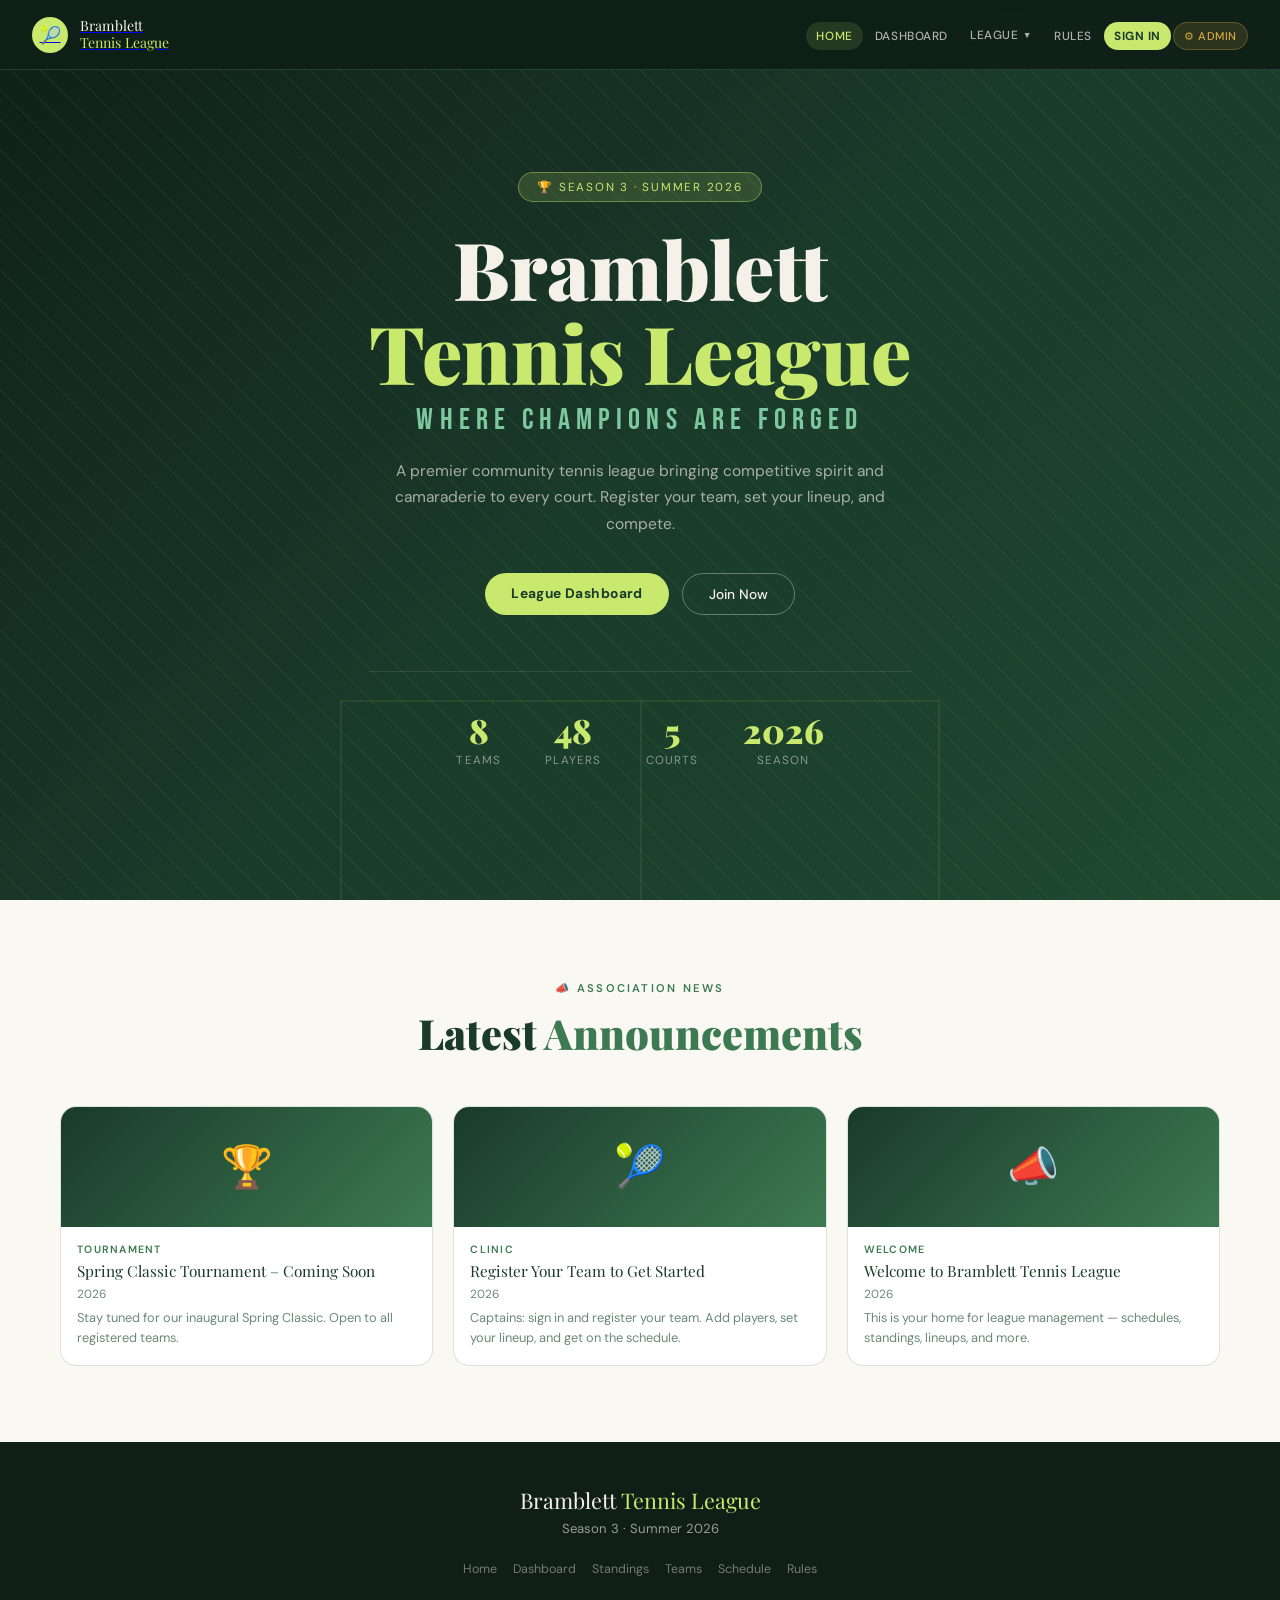
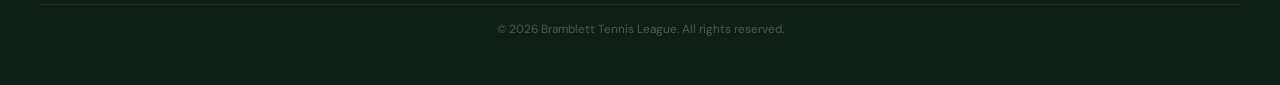
<file: index.html>
<!DOCTYPE html>
<html lang="en">
<head>
<meta charset="UTF-8">
<meta name="viewport" content="width=device-width, initial-scale=1.0">
<title>Home · Bramblett Tennis League</title>
<link href="https://fonts.googleapis.com/css2?family=Playfair+Display:wght@400;700;900&family=DM+Sans:wght@300;400;500;600&family=Bebas+Neue&display=swap" rel="stylesheet">
<link rel="stylesheet" href="css/styles.css">
</head>
<body data-page="home" data-base="" id="bgta-shell">

<section id="hero">
  <div class="hero-bg-pattern"></div>
  <div class="hero-court"></div>
  <div class="hero-content">
    <div class="hero-badge">🏆 Season 3 · Summer 2026</div>
    <h1 class="hero-title">Bramblett<br><span class="accent">Tennis League</span></h1>
    <p class="hero-subtitle">Where Champions Are Forged</p>
    <p class="hero-desc">A premier community tennis league bringing competitive spirit and camaraderie to every court. Register your team, set your lineup, and compete.</p>
    <div class="hero-buttons">
      <a href="dashboard.html" class="btn-primary" style="display:inline-block;text-decoration:none">League Dashboard</a>
      <button class="btn-outline" onclick="openAuth('login')">Join Now</button>
    </div>
    <div class="hero-stats">
      <div class="stat-item"><div class="stat-num" id="stat-teams">0</div><div class="stat-label">Teams</div></div>
      <div class="stat-item"><div class="stat-num" id="stat-players">0</div><div class="stat-label">Players</div></div>
      <div class="stat-item"><div class="stat-num">5</div><div class="stat-label">Courts</div></div>
      <div class="stat-item"><div class="stat-num">2026</div><div class="stat-label">Season</div></div>
    </div>
  </div>
</section>

<section id="news">
  <div class="container">
    <div class="section-header reveal">
      <div class="section-tag">📣 Association News</div>
      <h2 class="section-title">Latest <span class="highlight">Announcements</span></h2>
    </div>
    <div class="news-grid" id="newsGrid"></div>
  </div>
</section>

<script src="js/config.js"></script>
<script src="js/season3-data.js"></script>
<script src="js/store.js"></script>
<script src="js/layout.js"></script>
<script src="js/app.js"></script>
<script src="js/pages/home.js"></script>
</body>
</html>
</file>
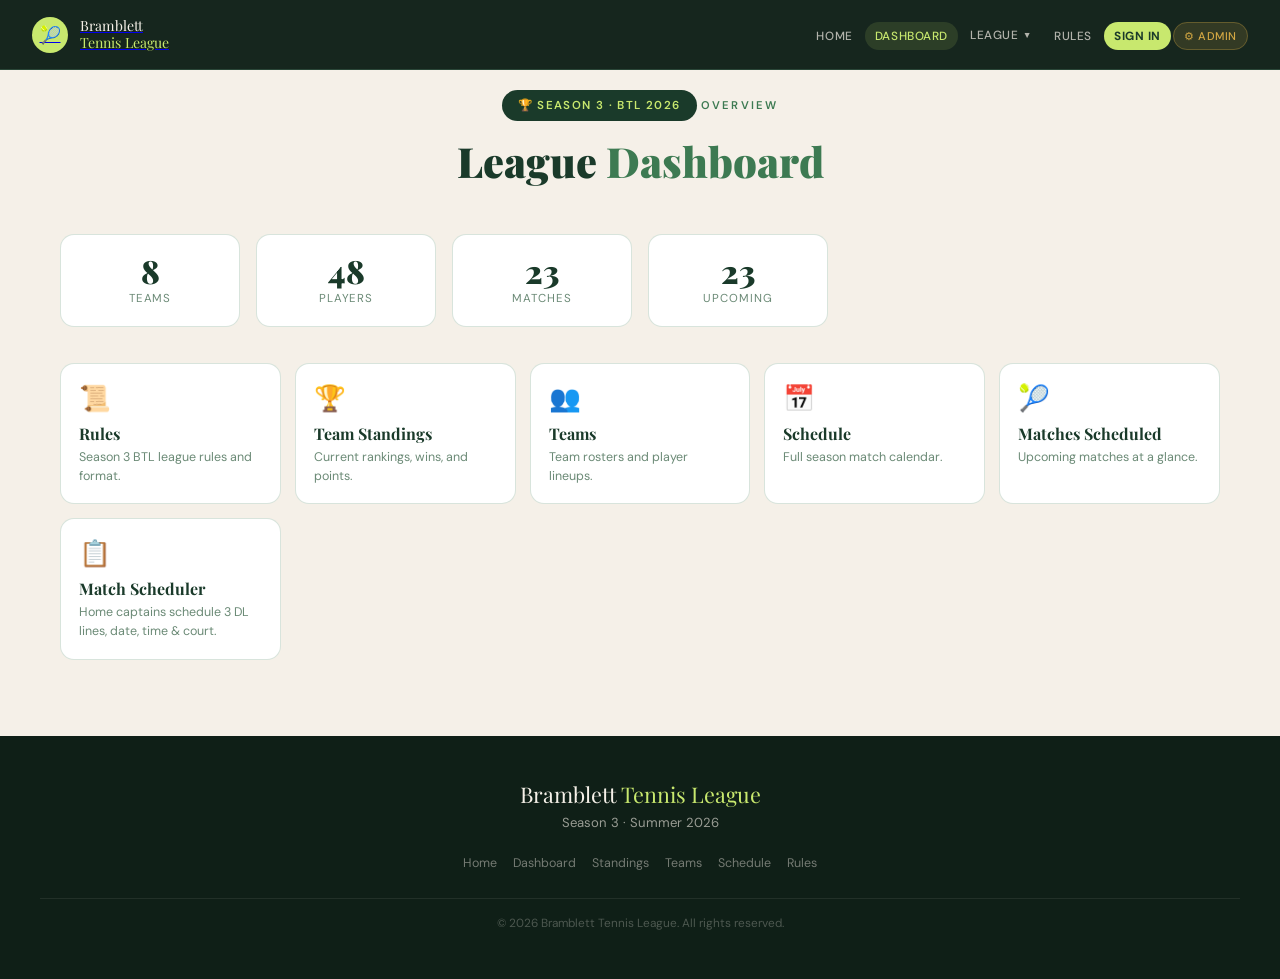
<file: dashboard.html>
<!DOCTYPE html>
<html lang="en">
<head>
<meta charset="UTF-8">
<meta name="viewport" content="width=device-width, initial-scale=1.0">
<title>Dashboard · Bramblett Tennis League</title>
<link href="https://fonts.googleapis.com/css2?family=Playfair+Display:wght@400;700;900&family=DM+Sans:wght@300;400;500;600&family=Bebas+Neue&display=swap" rel="stylesheet">
<link rel="stylesheet" href="css/styles.css">
</head>
<body class="page-body" data-page="dashboard" data-base="" id="bgta-shell">

<section id="dashboard" style="padding-top:90px">
  <div class="container">
    <div class="section-header reveal">
      <div class="dash-season-badge">🏆 Season 3 · BTL 2026</div>
      <div class="section-tag">Overview</div>
      <h2 class="section-title">League <span class="highlight">Dashboard</span></h2>
    </div>
    <div class="dash-stats reveal">
      <div class="dash-stat-card"><div class="num" id="dash-teams">0</div><div class="lbl">Teams</div></div>
      <div class="dash-stat-card"><div class="num" id="dash-players">0</div><div class="lbl">Players</div></div>
      <div class="dash-stat-card"><div class="num" id="dash-matches">0</div><div class="lbl">Matches</div></div>
      <div class="dash-stat-card"><div class="num" id="dash-upcoming">0</div><div class="lbl">Upcoming</div></div>
    </div>
    <div class="dash-links reveal">
      <a class="dash-link-card" href="league/rules.html" style="text-decoration:none;color:inherit"><div class="icon">📜</div><h4>Rules</h4><p>Season 3 BTL league rules and format.</p></a>
      <a class="dash-link-card" href="league/standings.html" style="text-decoration:none;color:inherit"><div class="icon">🏆</div><h4>Team Standings</h4><p>Current rankings, wins, and points.</p></a>
      <a class="dash-link-card" href="league/teams.html" style="text-decoration:none;color:inherit"><div class="icon">👥</div><h4>Teams</h4><p>Team rosters and player lineups.</p></a>
      <a class="dash-link-card" href="league/schedule.html" style="text-decoration:none;color:inherit"><div class="icon">📅</div><h4>Schedule</h4><p>Full season match calendar.</p></a>
      <a class="dash-link-card" href="league/matches-scheduled.html" style="text-decoration:none;color:inherit"><div class="icon">🎾</div><h4>Matches Scheduled</h4><p>Upcoming matches at a glance.</p></a>
      <a class="dash-link-card" href="lineup.html" style="text-decoration:none;color:inherit"><div class="icon">📋</div><h4>Match Scheduler</h4><p>Home captains schedule 3 DL lines, date, time &amp; court.</p></a>
    </div>
  </div>
</section>

<script src="js/config.js"></script>
<script src="js/season3-data.js"></script>
<script src="js/store.js"></script>
<script src="js/layout.js"></script>
<script src="js/app.js"></script>
<script src="js/pages/dashboard.js"></script>
</body>
</html>
</file>
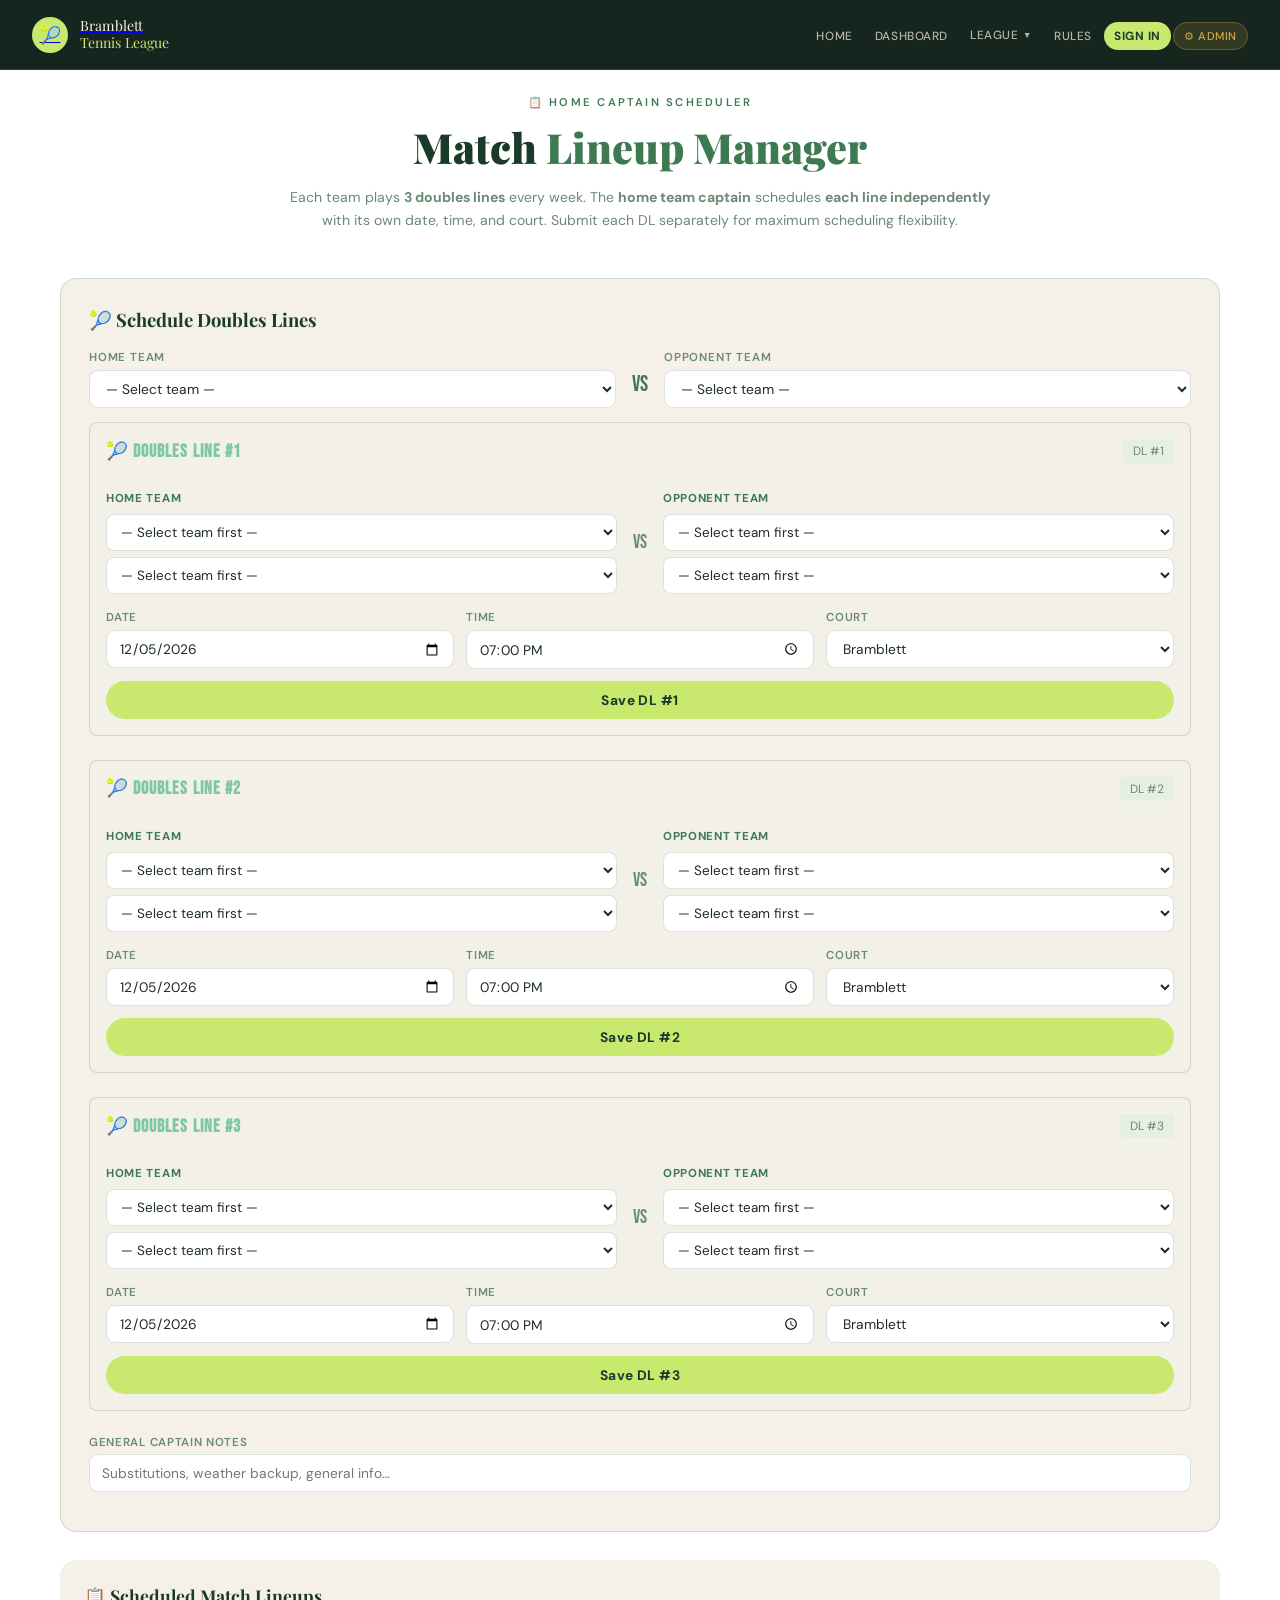
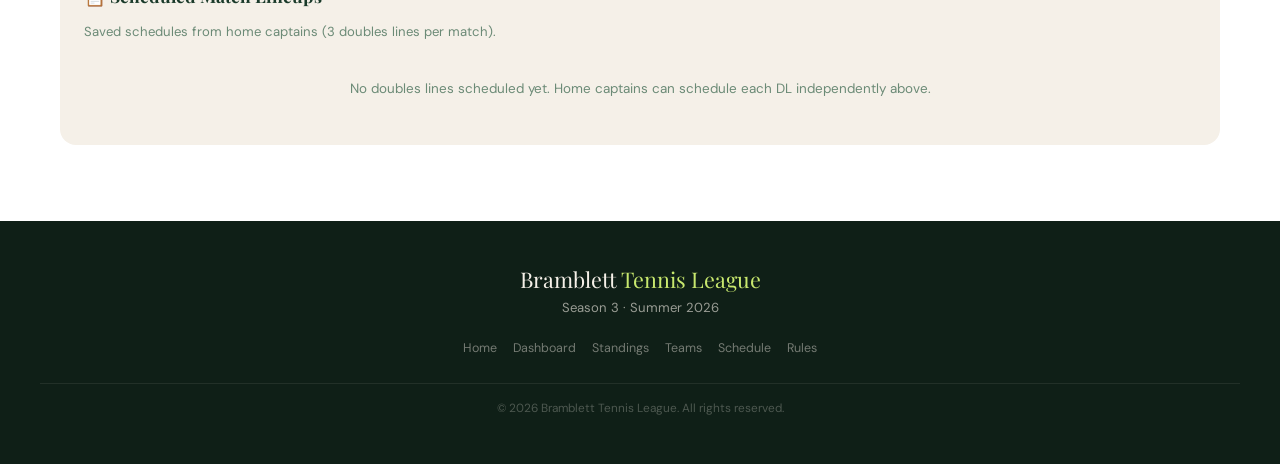
<file: lineup.html>
<!DOCTYPE html>
<html lang="en">
<head>
<meta charset="UTF-8">
<meta name="viewport" content="width=device-width, initial-scale=1.0">
<title>Match Scheduler · Bramblett Tennis League</title>
<link href="https://fonts.googleapis.com/css2?family=Playfair+Display:wght@400;700;900&family=DM+Sans:wght@300;400;500;600&family=Bebas+Neue&display=swap" rel="stylesheet">
<link rel="stylesheet" href="css/styles.css">
</head>
<body class="page-body" data-page="lineup" data-base="" id="bgta-shell">

<section id="lineup" style="padding-top:90px">
  <div class="container">
    <div class="section-header reveal">
      <div class="section-tag">📋 Home Captain Scheduler</div>
      <h2 class="section-title">Match <span class="highlight">Lineup Manager</span></h2>
      <p style="color:var(--muted);font-size:.88rem;max-width:720px;margin:12px auto 0;line-height:1.65">
        Each team plays <strong>3 doubles lines</strong> every week. The <strong>home team captain</strong> schedules <strong>each line independently</strong> with its own date, time, and court. Submit each DL separately for maximum scheduling flexibility.
      </p>
    </div>

    <div class="scheduler-panel reveal visible">
      <h3>🎾 Schedule Doubles Lines</h3>

      <div class="sched-teams-row">
        <div class="fg sched-team-fg">
          <label>Home Team</label>
          <select id="schedHomeTeam" onchange="onSchedulerTeamChange()"></select>
        </div>
        <div class="sched-vs-badge">VS</div>
        <div class="fg sched-team-fg">
          <label>Opponent Team</label>
          <select id="schedAwayTeam" onchange="onSchedulerTeamChange()"></select>
        </div>
      </div>

      <div id="dlLinesContainer"></div>

      <div class="aform-group" style="margin-top:16px">
        <label>General Captain Notes</label>
        <input type="text" id="schedNotes" placeholder="Substitutions, weather backup, general info…">
      </div>
    </div>

    <div class="lineup-panel reveal visible" style="margin-top:28px">
      <h3>📋 Scheduled Match Lineups</h3>
      <p style="font-size:.82rem;color:var(--muted);margin-bottom:16px">Saved schedules from home captains (3 doubles lines per match).</p>
      <div id="scheduledLineupsList"></div>
    </div>
  </div>
</section>

<script src="js/config.js"></script>
<script src="js/season3-data.js"></script>
<script src="js/store.js"></script>
<script src="js/layout.js"></script>
<script src="js/app.js"></script>
<script src="js/match-lineup.js"></script>
<script src="js/pages/lineup.js"></script>
</body>
</html>
</file>
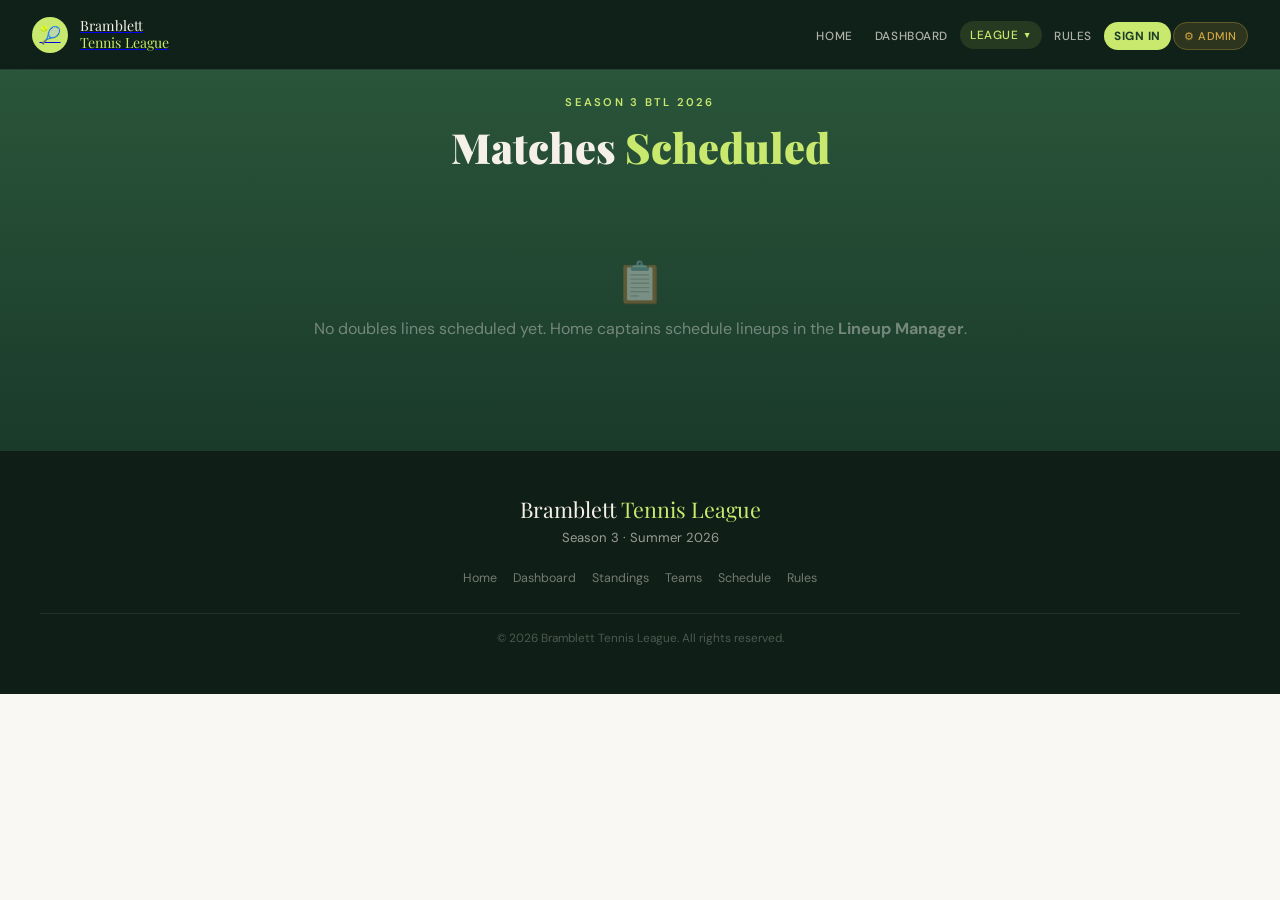
<file: league/matches-scheduled.html>
<!DOCTYPE html>
<html lang="en">
<head>
<meta charset="UTF-8">
<meta name="viewport" content="width=device-width, initial-scale=1.0">
<title>Matches Scheduled · Bramblett Tennis League</title>
<link href="https://fonts.googleapis.com/css2?family=Playfair+Display:wght@400;700;900&family=DM+Sans:wght@300;400;500;600&family=Bebas+Neue&display=swap" rel="stylesheet">
<link rel="stylesheet" href="../css/styles.css">
</head>
<body class="page-body" data-page="matches-scheduled" data-base="../" id="bgta-shell">

<section id="matches-scheduled" style="padding-top:90px">
  <div class="container">
    <div class="section-header reveal">
      <div class="section-tag">Season 3 BTL 2026</div>
      <h2 class="section-title">Matches <span style="color:var(--lime)">Scheduled</span></h2>
    </div>
    <div id="scheduledMatchesList"></div>
  </div>
</section>

<script src="../js/config.js"></script>
<script src="../js/season3-data.js"></script>
<script src="../js/store.js"></script>
<script src="../js/match-lineup.js"></script>
<script src="../js/layout.js"></script>
<script src="../js/app.js"></script>
<script src="../js/pages/matches-scheduled.js"></script>
</body>
</html>
</file>
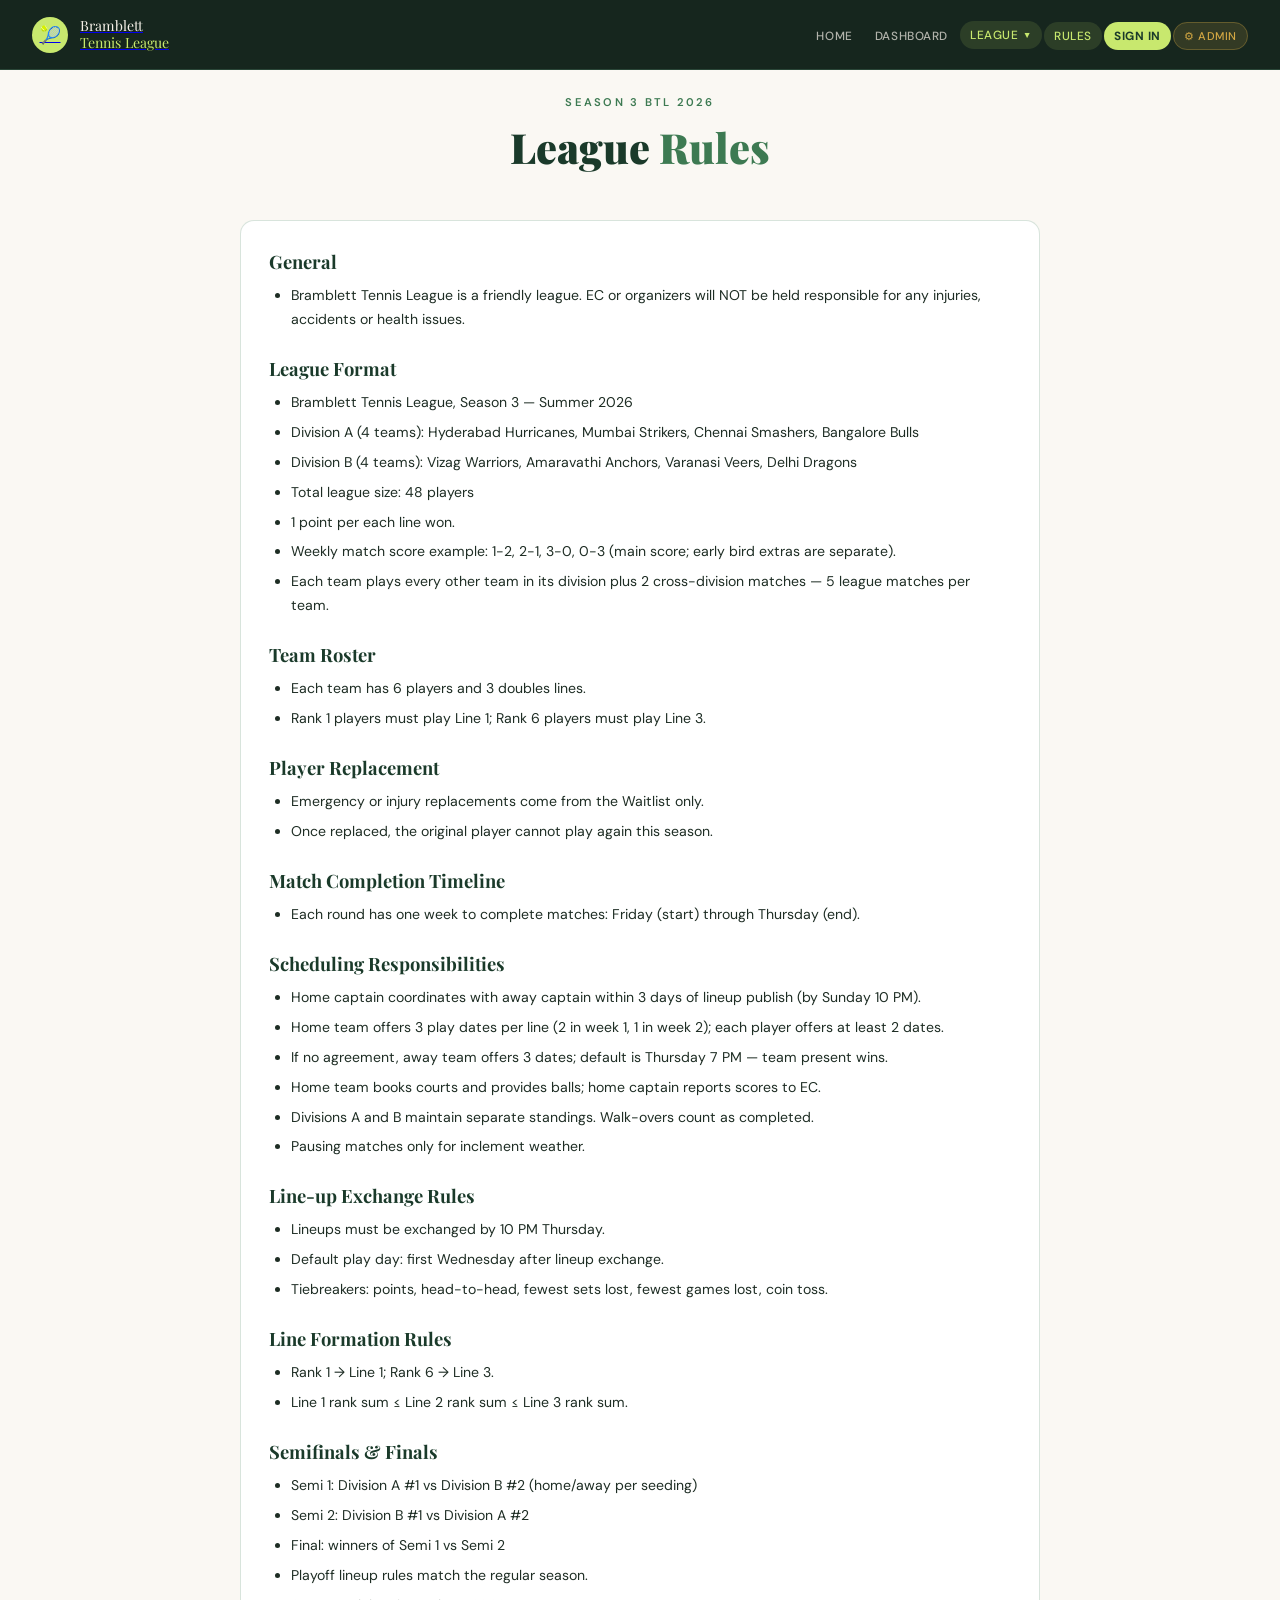
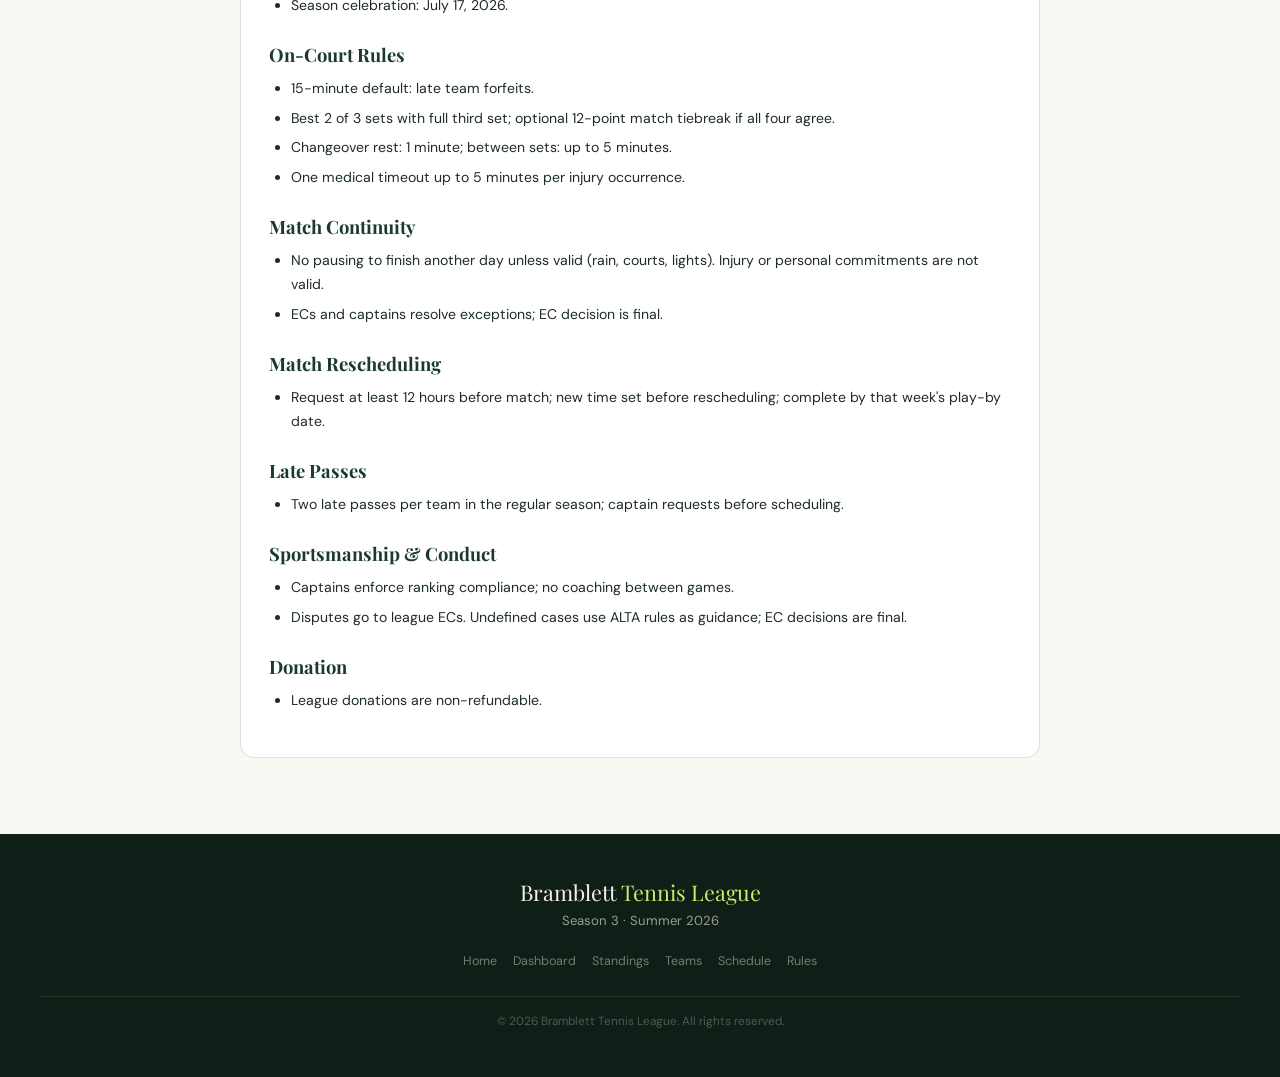
<file: league/rules.html>
<!DOCTYPE html>
<html lang="en">
<head>
<meta charset="UTF-8">
<meta name="viewport" content="width=device-width, initial-scale=1.0">
<title>Rules · Bramblett Tennis League</title>
<link href="https://fonts.googleapis.com/css2?family=Playfair+Display:wght@400;700;900&family=DM+Sans:wght@300;400;500;600&family=Bebas+Neue&display=swap" rel="stylesheet">
<link rel="stylesheet" href="../css/styles.css">
</head>
<body class="page-body" data-page="rules" data-base="../" id="bgta-shell">

<section id="rules" style="padding-top:90px">
  <div class="container">
    <div class="section-header reveal">
      <div class="section-tag">Season 3 BTL 2026</div>
      <h2 class="section-title">League <span class="highlight">Rules</span></h2>
    </div>
    <div class="rules-content reveal">
      <div class="rules-box" id="rulesContent">
        <p style="color:var(--muted)">Loading rules…</p>
      </div>
    </div>
  </div>
</section>

<script src="../js/config.js"></script>
<script src="../js/season3-data.js"></script>
<script src="../js/store.js"></script>
<script src="../js/layout.js"></script>
<script src="../js/app.js"></script>
<script src="../js/pages/rules.js"></script>
</body>
</html>
</file>
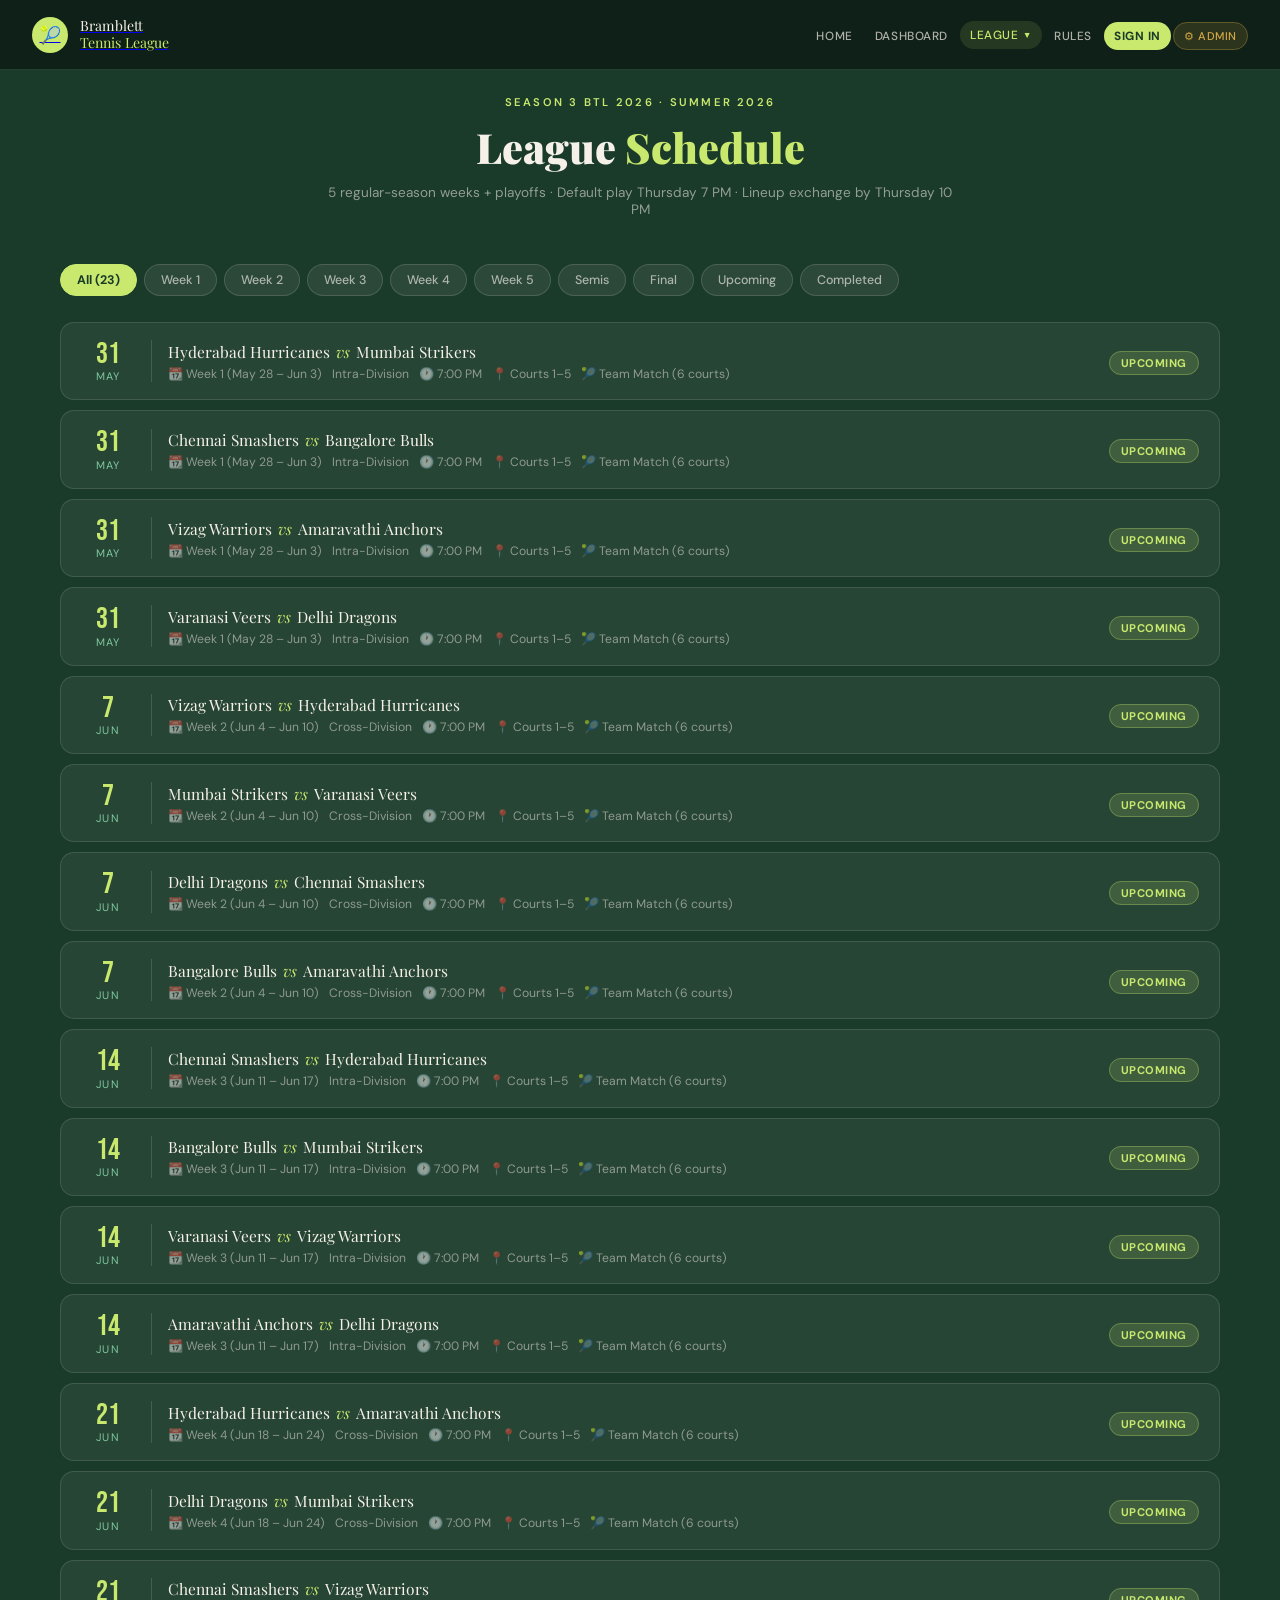
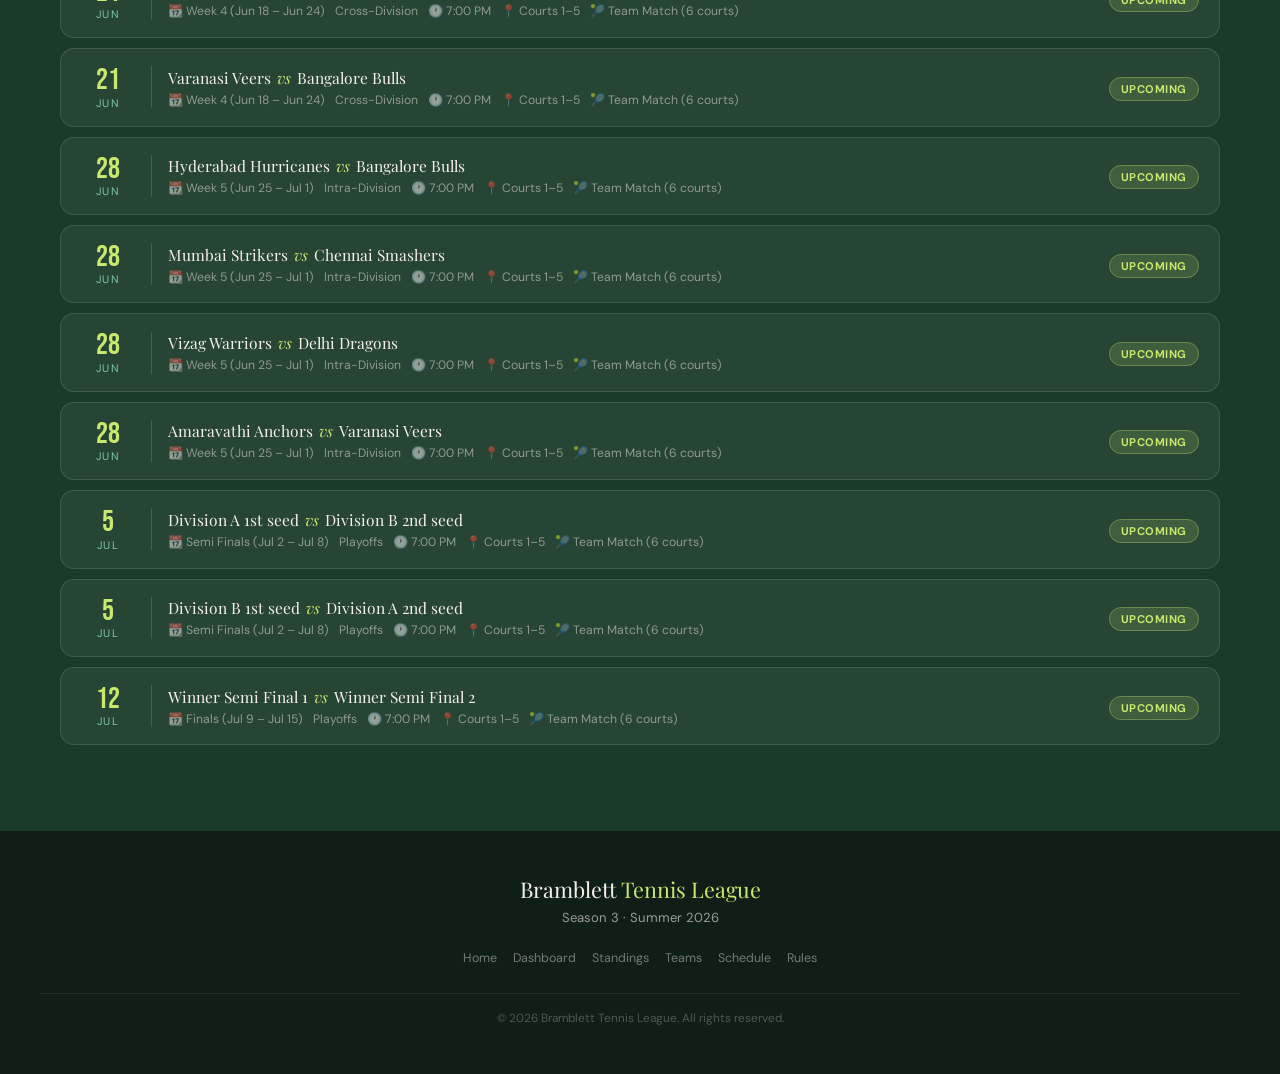
<file: league/schedule.html>
<!DOCTYPE html>
<html lang="en">
<head>
<meta charset="UTF-8">
<meta name="viewport" content="width=device-width, initial-scale=1.0">
<title>Schedule · Bramblett Tennis League</title>
<link href="https://fonts.googleapis.com/css2?family=Playfair+Display:wght@400;700;900&family=DM+Sans:wght@300;400;500;600&family=Bebas+Neue&display=swap" rel="stylesheet">
<link rel="stylesheet" href="../css/styles.css">
</head>
<body class="page-body" data-page="schedule" data-base="../" id="bgta-shell">

<section id="schedule" style="padding-top:90px">
  <div class="container">
    <div class="section-header reveal">
      <div class="section-tag">Season 3 BTL 2026 · Summer 2026</div>
      <h2 class="section-title" style="color:var(--cream)">League <span style="color:var(--lime)">Schedule</span></h2>
      <p style="color:rgba(245,240,232,.55);font-size:.85rem;margin-top:10px;max-width:640px;margin-left:auto;margin-right:auto">5 regular-season weeks + playoffs · Default play Thursday 7 PM · Lineup exchange by Thursday 10 PM</p>
    </div>
    <div class="schedule-tabs">
      <button class="tab-btn active" onclick="filterMatches('all',this)">All (23)</button>
      <button class="tab-btn" onclick="filterMatchesByWeek('Week 1',this)">Week 1</button>
      <button class="tab-btn" onclick="filterMatchesByWeek('Week 2',this)">Week 2</button>
      <button class="tab-btn" onclick="filterMatchesByWeek('Week 3',this)">Week 3</button>
      <button class="tab-btn" onclick="filterMatchesByWeek('Week 4',this)">Week 4</button>
      <button class="tab-btn" onclick="filterMatchesByWeek('Week 5',this)">Week 5</button>
      <button class="tab-btn" onclick="filterMatchesByWeek('Semi Finals',this)">Semis</button>
      <button class="tab-btn" onclick="filterMatchesByWeek('Finals',this)">Final</button>
      <button class="tab-btn" onclick="filterMatches('upcoming',this)">Upcoming</button>
      <button class="tab-btn" onclick="filterMatches('completed',this)">Completed</button>
    </div>
    <div id="matchesList"></div>
    <div class="add-match-panel">
      <h3>➕ Schedule a New Match</h3>
      <div class="form-row">
        <div class="fg"><label>Home Team</label><select id="matchHome"></select></div>
        <div class="fg"><label>Away Team</label><select id="matchAway"></select></div>
        <div class="fg"><label>Date</label><input type="date" id="matchDate"></div>
      </div>
      <div class="form-row">
        <div class="fg"><label>Time</label><input type="time" id="matchTime" value="09:00"></div>
        <div class="fg"><label>Court</label>
          <select id="matchCourt">
            <option>Bramblett</option>
            <option>Matt Community Park</option>
            <option>Sawnee Community Park</option>
          </select>
        </div>
        <div class="fg"><label>Format</label>
          <select id="matchFormat"><option>Singles – Best of 3</option><option>Doubles – Best of 3</option><option>Mixed Doubles</option><option>Team Match (6 courts)</option></select>
        </div>
      </div>
      <button class="btn-primary" onclick="addMatch()">Schedule Match</button>
    </div>
  </div>
</section>

<script src="../js/config.js"></script>
<script src="../js/season3-data.js"></script>
<script src="../js/store.js"></script>
<script src="../js/layout.js"></script>
<script src="../js/app.js"></script>
<script src="../js/pages/schedule.js"></script>
</body>
</html>
</file>
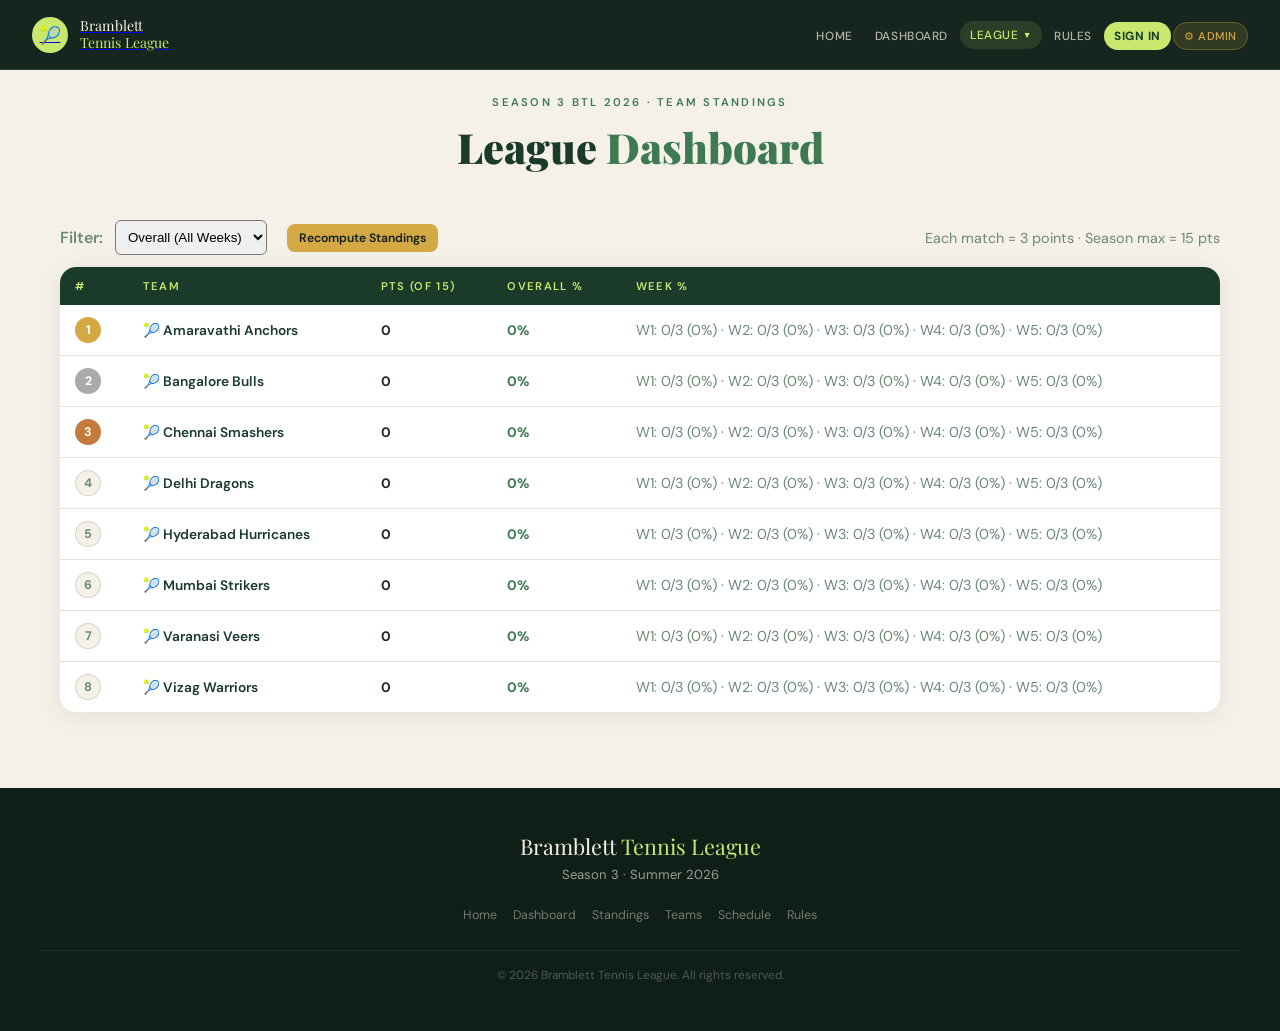
<file: league/standings.html>
<!DOCTYPE html>
<html lang="en">
<head>
<meta charset="UTF-8">
<meta name="viewport" content="width=device-width, initial-scale=1.0">
<title>Team Standings · Bramblett Tennis League</title>
<link href="https://fonts.googleapis.com/css2?family=Playfair+Display:wght@400;700;900&family=DM+Sans:wght@300;400;500;600&family=Bebas+Neue&display=swap" rel="stylesheet">
<link rel="stylesheet" href="../css/styles.css">
</head>
<body class="page-body" data-page="standings" data-base="../" id="bgta-shell">

<section id="standings" style="padding-top:90px">
  <div class="container">
    <div class="section-header reveal">
      <div class="section-tag">Season 3 BTL 2026 · Team Standings</div>
      <h2 class="section-title">League <span class="highlight">Dashboard</span></h2>
    </div>
    <div style="display:flex;align-items:center;gap:12px;margin-bottom:12px">
      <label style="font-weight:600;color:var(--muted);">Filter:</label>
      <select id="standingsWeekFilter" onchange="(function(){ const v=this.value; currentWeekFilter = v==='overall'?null:parseInt(v,10); renderStandings(); }).call(this)" style="padding:8px;border-radius:6px">
        <option value="overall">Overall (All Weeks)</option>
        <option value="1">Week 1</option>
        <option value="2">Week 2</option>
        <option value="3">Week 3</option>
        <option value="4">Week 4</option>
        <option value="5">Week 5</option>
      </select>
      <button class="btn-sm gold" onclick="recomputeStandingsFromHistory()" style="margin-left:8px">Recompute Standings</button>
      <div style="color:var(--muted);font-size:.9rem;margin-left:auto">Each match = 3 points · Season max = 15 pts</div>
    </div>
    <div id="standingsWrap"></div>
  </div>
</section>

<script src="../js/config.js"></script>
<script src="../js/season3-data.js"></script>
<script src="../js/store.js"></script>
<script src="../js/match-lineup.js"></script>
<script src="../js/layout.js"></script>
<script src="../js/app.js"></script>
<script src="../js/pages/standings.js"></script>
</body>
</html>
</file>
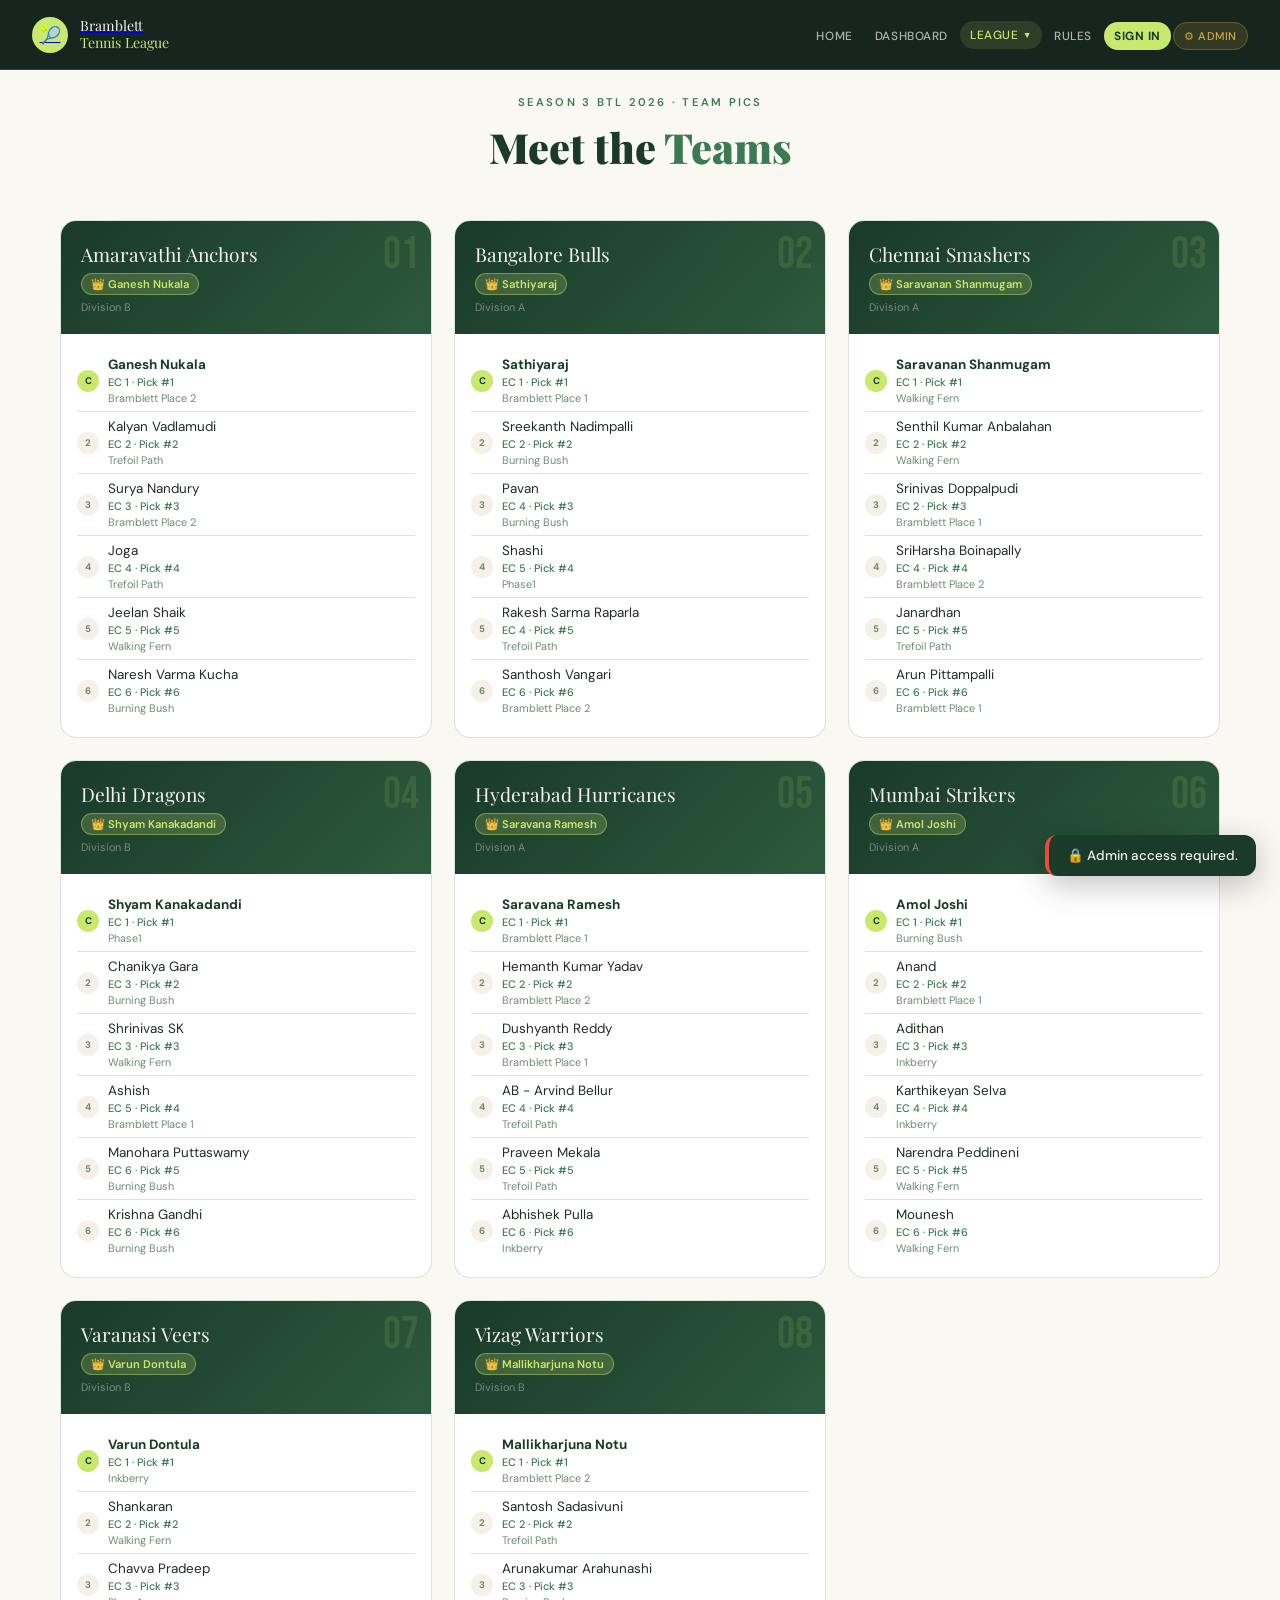
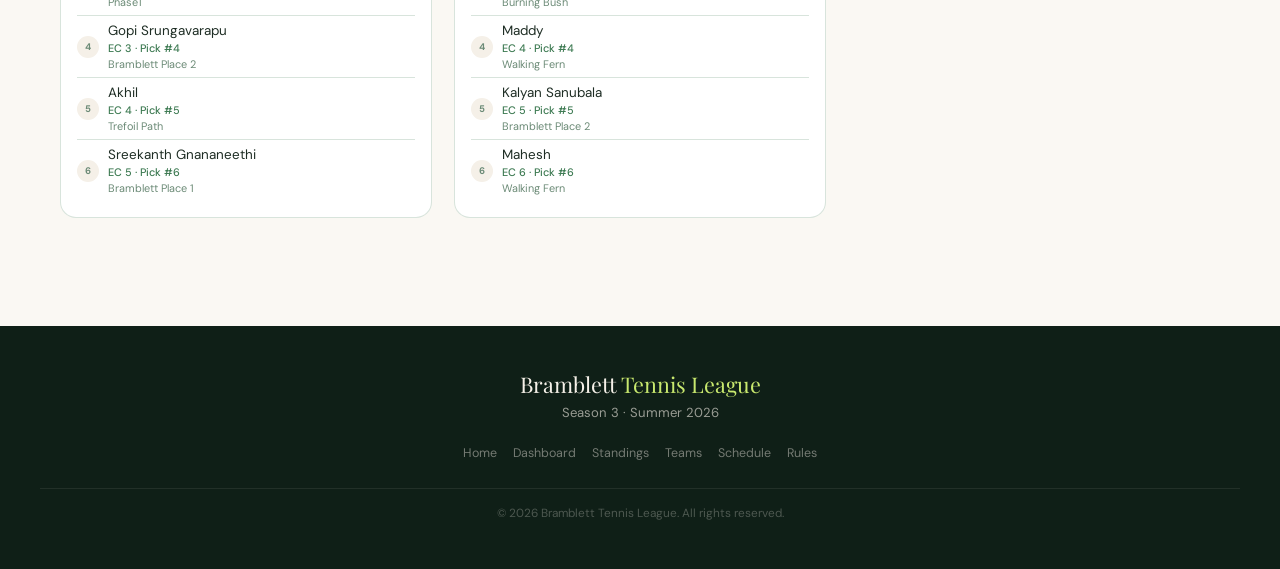
<file: league/teams.html>
<!DOCTYPE html>
<html lang="en">
<head>
<meta charset="UTF-8">
<meta name="viewport" content="width=device-width, initial-scale=1.0">
<title>Teams · Bramblett Tennis League</title>
<link href="https://fonts.googleapis.com/css2?family=Playfair+Display:wght@400;700;900&family=DM+Sans:wght@300;400;500;600&family=Bebas+Neue&display=swap" rel="stylesheet">
<link rel="stylesheet" href="../css/styles.css">
</head>
<body class="page-body" data-page="teams" data-base="../" id="bgta-shell">

<section id="teams" style="padding-top:90px">
  <div class="container">
    <div class="section-header reveal">
      <div class="section-tag">Season 3 BTL 2026 · Team Pics</div>
      <h2 class="section-title">Meet the <span class="highlight">Teams</span></h2>
    </div>
    <div class="teams-grid" id="teamsGrid">
      <p style="text-align:center;color:var(--muted);padding:20px" id="teamsLoading">Loading teams…</p>
    </div>
    <div class="captain-register-panel reveal" id="captainRegisterPanel">
      <h3>🎾 Register Your Team</h3>
      <p>Signed in as a captain? Register your team below and start adding players.</p>
      <button class="btn-primary" onclick="openOverlay('registerTeamModal')">Register a Team</button>
    </div>
    <div style="text-align:center;margin-top:16px;display:none" id="adminRegisterBtn">
      <button class="btn-primary" onclick="openOverlay('registerTeamModal')">➕ Add Team (Admin)</button>
    </div>
  </div>
</section>

<script src="../js/config.js"></script>
<script src="../js/season3-data.js"></script>
<script src="../js/store.js"></script>
<script src="../js/layout.js"></script>
<script src="../js/app.js"></script>
<script src="../js/pages/teams.js"></script>
</body>
</html>
</file>
<file: css/styles.css>
﻿:root{--forest:#1a3a2a;--forest-mid:#2d5a3d;--grove:#3d7a52;--mint:#7ec8a0;--lime:#c8e86e;--cream:#f5f0e8;--warm-white:#faf8f3;--gold:#d4a843;--dark:#0f1f17;--text:#1e2d24;--muted:#6b8a76;--border:rgba(61,122,82,0.2);--red:#e74c3c;--red-dark:#c0392b;}
*{margin:0;padding:0;box-sizing:border-box;}
body{font-family:'DM Sans',sans-serif;background:var(--warm-white);color:var(--text);overflow-x:hidden;}

/* NAV */
nav{position:fixed;top:0;left:0;right:0;z-index:1000;background:rgba(15,31,23,0.97);backdrop-filter:blur(12px);border-bottom:1px solid rgba(126,200,160,0.2);display:flex;align-items:center;justify-content:space-between;padding:0 32px;height:70px;}
.nav-logo{display:flex;align-items:center;gap:12px;flex-shrink:0;}
.nav-logo .logo-icon{width:36px;height:36px;background:var(--lime);border-radius:50%;display:flex;align-items:center;justify-content:center;font-size:17px;}
.nav-logo span{font-family:'Playfair Display',serif;color:var(--cream);font-size:.88rem;line-height:1.15;}
.nav-logo span em{font-style:normal;color:var(--lime);}
.nav-links{display:flex;gap:2px;list-style:none;align-items:center;flex-wrap:wrap;}
.nav-links a{color:rgba(245,240,232,0.7);text-decoration:none;font-size:.74rem;font-weight:500;letter-spacing:.05em;text-transform:uppercase;padding:6px 10px;border-radius:20px;transition:all .2s;cursor:pointer;white-space:nowrap;}
.nav-links a:hover,.nav-links a.active{color:var(--lime);background:rgba(200,232,110,0.12);}
.nav-cta{background:var(--lime)!important;color:var(--forest)!important;font-weight:700!important;}
.nav-cta:hover{background:#d4f07a!important;color:var(--forest)!important;}
.admin-nav-btn{background:rgba(212,168,67,0.15)!important;color:var(--gold)!important;border:1px solid rgba(212,168,67,0.3)!important;font-size:.7rem!important;}
.admin-nav-btn:hover{background:rgba(212,168,67,0.25)!important;}
.admin-nav-btn.active-admin{background:var(--gold)!important;color:var(--dark)!important;}
.member-avatar-sm{width:26px;height:26px;background:var(--lime);border-radius:50%;display:flex;align-items:center;justify-content:center;font-weight:700;font-size:.68rem;color:var(--forest);flex-shrink:0;}
.nav-toggle{display:none;background:none;border:1px solid rgba(245,240,232,.25);color:var(--cream);font-size:1.1rem;padding:6px 10px;border-radius:8px;cursor:pointer;}
.nav-menu-wrap{display:flex;align-items:center;gap:4px;}
.nav-item{position:relative;}
.nav-dropdown-toggle{color:rgba(245,240,232,0.7);text-decoration:none;font-size:.74rem;font-weight:500;letter-spacing:.05em;text-transform:uppercase;padding:6px 10px;border-radius:20px;transition:all .2s;cursor:pointer;white-space:nowrap;background:none;border:none;font-family:inherit;display:flex;align-items:center;gap:4px;}
.nav-dropdown-toggle:hover,.nav-dropdown-toggle.open,.nav-item.active>.nav-dropdown-toggle{color:var(--lime);background:rgba(200,232,110,0.12);}
.nav-dropdown-toggle .caret{font-size:.55rem;transition:transform .2s;}
.nav-item.open .nav-dropdown-toggle .caret{transform:rotate(180deg);}
.nav-dropdown{position:absolute;top:calc(100% + 8px);left:0;min-width:220px;background:rgba(15,31,23,.98);border:1px solid rgba(126,200,160,.25);border-radius:12px;padding:8px;list-style:none;opacity:0;visibility:hidden;transform:translateY(-6px);transition:all .2s;box-shadow:0 12px 32px rgba(0,0,0,.35);z-index:1100;}
.nav-item.open .nav-dropdown{opacity:1;visibility:visible;transform:translateY(0);}
.nav-dropdown li a{display:block;color:rgba(245,240,232,.75);text-decoration:none;font-size:.72rem;font-weight:500;letter-spacing:.04em;text-transform:uppercase;padding:9px 12px;border-radius:8px;transition:all .2s;cursor:pointer;white-space:nowrap;}
.nav-dropdown li a:hover,.nav-dropdown li a.active{color:var(--lime);background:rgba(200,232,110,.1);}
.nav-dropdown-label{font-size:.62rem;letter-spacing:.14em;text-transform:uppercase;color:var(--mint);padding:6px 12px 4px;font-weight:600;pointer-events:none;}
.nav-dropdown-divider{height:1px;background:rgba(245,240,232,.1);margin:6px 8px;}

/* DASHBOARD */
#dashboard{background:var(--cream);}
.dash-season-badge{display:inline-flex;align-items:center;gap:8px;background:var(--forest);color:var(--lime);font-size:.72rem;letter-spacing:.12em;text-transform:uppercase;padding:8px 16px;border-radius:20px;font-weight:600;margin-bottom:12px;}
.dash-stats{display:grid;grid-template-columns:repeat(auto-fill,minmax(160px,1fr));gap:16px;margin-bottom:36px;}
.dash-stat-card{background:white;border:1px solid var(--border);border-radius:14px;padding:20px;text-align:center;}
.dash-stat-card .num{font-family:'Playfair Display',serif;font-size:2rem;font-weight:900;color:var(--forest);line-height:1;}
.dash-stat-card .lbl{font-size:.72rem;color:var(--muted);text-transform:uppercase;letter-spacing:.08em;margin-top:4px;}
.dash-links{display:grid;grid-template-columns:repeat(auto-fill,minmax(200px,1fr));gap:14px;}
.dash-link-card{background:white;border:1px solid var(--border);border-radius:14px;padding:18px;cursor:pointer;transition:all .25s;text-align:left;}
.dash-link-card:hover{transform:translateY(-3px);box-shadow:0 10px 28px rgba(26,58,42,.1);border-color:var(--grove);}
.dash-link-card .icon{font-size:1.6rem;margin-bottom:8px;}
.dash-link-card h4{font-family:'Playfair Display',serif;font-size:1rem;color:var(--forest);margin-bottom:4px;}
.dash-link-card p{font-size:.78rem;color:var(--muted);line-height:1.5;}

/* RULES */
#rules{background:var(--warm-white);}
.rules-content{max-width:800px;margin:0 auto;text-align:left;}
.rules-content h3{font-family:'Playfair Display',serif;font-size:1.15rem;color:var(--forest);margin:24px 0 10px;}
.rules-content h3:first-child{margin-top:0;}
.rules-content p,.rules-content li{font-size:.88rem;color:var(--text);line-height:1.7;margin-bottom:8px;}
.rules-content ul{padding-left:22px;margin-bottom:16px;}
.rules-content li{margin-bottom:6px;}
.rules-box{background:white;border:1px solid var(--border);border-radius:14px;padding:28px;}

/* MATCHES SCHEDULED */
#matches-scheduled{background:linear-gradient(180deg,var(--forest-mid) 0%,var(--forest) 100%);}
#matches-scheduled .section-title{color:var(--cream);}
#matches-scheduled .section-tag{color:var(--lime);}

/* HERO */
#hero{min-height:100vh;background:linear-gradient(135deg,var(--dark) 0%,var(--forest) 50%,#1f4a30 100%);display:flex;align-items:center;justify-content:center;text-align:center;padding:100px 40px 60px;position:relative;overflow:hidden;}
.hero-bg-pattern{position:absolute;inset:0;opacity:.05;background-image:repeating-linear-gradient(45deg,var(--lime) 0,var(--lime) 1px,transparent 0,transparent 50%);background-size:30px 30px;}
.hero-court{position:absolute;bottom:0;left:50%;transform:translateX(-50%);width:600px;height:200px;opacity:.08;border-top:2px solid var(--lime);border-left:2px solid var(--lime);border-right:2px solid var(--lime);}
.hero-court::before{content:'';position:absolute;top:0;left:50%;width:2px;height:100%;background:var(--lime);}
.hero-content{position:relative;z-index:1;}
.hero-badge{display:inline-block;background:rgba(200,232,110,0.15);border:1px solid rgba(200,232,110,0.4);color:var(--lime);font-size:.73rem;letter-spacing:.15em;text-transform:uppercase;padding:6px 18px;border-radius:20px;margin-bottom:24px;}
.hero-title{font-family:'Playfair Display',serif;font-size:clamp(2.6rem,6.5vw,5rem);font-weight:900;color:var(--cream);line-height:1.05;margin-bottom:8px;}
.hero-title .accent{color:var(--lime);}
.hero-subtitle{font-family:'Bebas Neue',sans-serif;font-size:clamp(1.1rem,2.8vw,1.9rem);color:var(--mint);letter-spacing:.2em;margin-bottom:20px;}
.hero-desc{color:rgba(245,240,232,.65);font-size:.97rem;max-width:500px;margin:0 auto 36px;line-height:1.7;}
.hero-buttons{display:flex;gap:13px;justify-content:center;flex-wrap:wrap;}
.btn-primary{background:var(--lime);color:var(--forest);border:none;padding:11px 26px;border-radius:30px;font-weight:700;font-size:.86rem;cursor:pointer;transition:all .25s;letter-spacing:.03em;font-family:inherit;}
.btn-primary:hover{transform:translateY(-2px);box-shadow:0 8px 24px rgba(200,232,110,.35);background:#d4f07a;}
.btn-outline{background:transparent;color:var(--cream);border:1px solid rgba(245,240,232,.35);padding:11px 26px;border-radius:30px;font-weight:500;font-size:.86rem;cursor:pointer;transition:all .25s;font-family:inherit;}
.btn-outline:hover{border-color:var(--lime);color:var(--lime);transform:translateY(-2px);}
.hero-stats{display:flex;gap:44px;justify-content:center;margin-top:56px;padding-top:36px;border-top:1px solid rgba(245,240,232,.1);}
.stat-item{text-align:center;}
.stat-num{font-family:'Playfair Display',serif;font-size:2.1rem;font-weight:900;color:var(--lime);}
.stat-label{font-size:.73rem;color:rgba(245,240,232,.5);text-transform:uppercase;letter-spacing:.1em;}

/* SECTIONS */
section{padding:76px 40px;}
.section-header{text-align:center;margin-bottom:46px;}
.section-tag{display:inline-block;font-size:.7rem;letter-spacing:.2em;text-transform:uppercase;color:var(--grove);font-weight:600;margin-bottom:10px;}
.section-title{font-family:'Playfair Display',serif;font-size:clamp(1.7rem,3.8vw,2.6rem);color:var(--forest);font-weight:900;}
.section-title .highlight{color:var(--grove);}
.container{max-width:1160px;margin:0 auto;}

/* EMPTY STATE */
.empty-state{text-align:center;padding:60px 20px;color:var(--muted);}
.empty-state .empty-icon{font-size:3.5rem;margin-bottom:16px;}
.empty-state h3{font-family:'Playfair Display',serif;font-size:1.4rem;color:var(--forest);margin-bottom:8px;}
.empty-state p{font-size:.88rem;line-height:1.6;max-width:400px;margin:0 auto 20px;}

/* TEAMS */
#teams{background:var(--warm-white);}
.teams-grid{display:grid;grid-template-columns:repeat(auto-fill,minmax(280px,1fr));gap:22px;margin-bottom:32px;}
.team-card{background:white;border-radius:16px;border:1px solid var(--border);overflow:hidden;transition:transform .25s,box-shadow .25s;}
.team-card:hover{transform:translateY(-3px);box-shadow:0 12px 36px rgba(26,58,42,.1);}
.team-card-header{background:linear-gradient(135deg,var(--forest) 0%,var(--forest-mid) 100%);padding:20px;position:relative;}
.team-number{position:absolute;top:12px;right:12px;font-family:'Bebas Neue';font-size:2.8rem;color:rgba(200,232,110,.12);line-height:1;}
.t-name{font-family:'Playfair Display',serif;font-size:1.2rem;color:var(--cream);margin-bottom:5px;}
.captain-badge{display:inline-flex;align-items:center;gap:4px;background:rgba(200,232,110,.2);border:1px solid rgba(200,232,110,.4);color:var(--lime);font-size:.7rem;padding:3px 9px;border-radius:20px;font-weight:600;}
.div-label{font-size:.68rem;color:rgba(245,240,232,.42);margin-top:5px;}
.team-card-body{padding:16px;}
.lineup-list{list-style:none;}
.lineup-list li{display:flex;align-items:center;gap:9px;padding:6px 0;border-bottom:1px solid var(--border);font-size:.84rem;color:var(--text);}
.lineup-list li:last-child{border-bottom:none;}
.player-name-wrap{flex:1;display:flex;flex-direction:column;gap:2px;min-width:0;}
.player-name-captain{font-weight:700;color:var(--forest);}
.player-rank-meta{font-size:.68rem;color:var(--grove);font-weight:500;}
.player-lane{font-size:.68rem;color:var(--muted);}
.player-pos{width:22px;height:22px;background:var(--cream);border-radius:50%;display:flex;align-items:center;justify-content:center;font-size:.6rem;font-weight:700;color:var(--muted);flex-shrink:0;}
.player-pos.captain-pos{background:var(--lime);color:var(--forest);}
.remove-player-btn{margin-left:auto;background:none;border:none;color:#ccc;cursor:pointer;font-size:.75rem;padding:2px 5px;border-radius:4px;transition:all .2s;display:none;}
.admin-mode .remove-player-btn{display:inline-block;}
.remove-player-btn:hover{background:#fee2e2;color:var(--red);}
.add-player-form{display:none;gap:7px;margin-top:10px;}
.admin-mode .add-player-form{display:flex;}
.add-player-form input{flex:1;padding:7px 10px;border:1px solid var(--border);border-radius:8px;font-size:.82rem;font-family:inherit;outline:none;transition:border-color .2s;}
.add-player-form input:focus{border-color:var(--grove);}
.team-admin-bar{display:none;margin-top:10px;gap:7px;flex-wrap:wrap;}
.admin-mode .team-admin-bar{display:flex;}

/* Captain register team panel - always visible when signed in */
.captain-register-panel{background:white;border-radius:16px;border:2px dashed var(--border);padding:26px;text-align:center;display:none;}
.captain-register-panel.visible{display:block;}
.captain-register-panel h3{font-family:'Playfair Display',serif;font-size:1.2rem;color:var(--forest);margin-bottom:6px;}
.captain-register-panel p{font-size:.83rem;color:var(--muted);margin-bottom:18px;}

/* SCHEDULE */
#schedule{background:var(--forest);}
#schedule .section-title{color:var(--cream);}
#schedule .section-tag{color:var(--lime);}
.schedule-tabs{display:flex;gap:7px;margin-bottom:26px;flex-wrap:wrap;}
.tab-btn{background:rgba(245,240,232,.08);border:1px solid rgba(245,240,232,.15);color:rgba(245,240,232,.65);padding:7px 16px;border-radius:20px;font-size:.78rem;font-weight:500;cursor:pointer;transition:all .2s;font-family:inherit;}
.tab-btn.active,.tab-btn:hover{background:var(--lime);border-color:var(--lime);color:var(--forest);font-weight:700;}
.match-card{background:rgba(245,240,232,.06);border:1px solid rgba(245,240,232,.12);border-radius:14px;padding:16px 20px;margin-bottom:10px;display:flex;align-items:center;gap:16px;transition:all .2s;}
.match-card:hover{background:rgba(245,240,232,.09);}
.match-date-block{text-align:center;min-width:54px;}
.match-day{font-family:'Bebas Neue';font-size:1.9rem;color:var(--lime);line-height:1;}
.match-month{font-size:.68rem;color:var(--mint);text-transform:uppercase;letter-spacing:.1em;}
.match-divider{width:1px;height:42px;background:rgba(245,240,232,.15);flex-shrink:0;}
.match-info{flex:1;}
.match-teams{font-family:'Playfair Display',serif;font-size:.97rem;color:var(--cream);margin-bottom:4px;}
.match-vs{color:var(--lime);font-style:italic;margin:0 6px;}
.match-meta{font-size:.76rem;color:rgba(245,240,232,.5);display:flex;gap:10px;flex-wrap:wrap;}
.match-status{padding:4px 11px;border-radius:20px;font-size:.7rem;font-weight:700;letter-spacing:.05em;text-transform:uppercase;white-space:nowrap;}
.status-upcoming{background:rgba(200,232,110,.15);color:var(--lime);border:1px solid rgba(200,232,110,.3);}
.status-completed{background:rgba(61,122,82,.2);color:var(--mint);border:1px solid rgba(61,122,82,.3);}
.status-live{background:rgba(212,168,67,.2);color:var(--gold);border:1px solid rgba(212,168,67,.4);animation:pulse 2s infinite;}
@keyframes pulse{0%,100%{opacity:1}50%{opacity:.6}}
.match-cancel-btn{display:none;background:rgba(231,76,60,.15);border:1px solid rgba(231,76,60,.3);color:var(--red);font-size:.7rem;padding:4px 9px;border-radius:7px;cursor:pointer;font-family:inherit;transition:all .2s;margin-top:5px;white-space:nowrap;}
.match-cancel-btn:hover{background:var(--red);color:white;}
.admin-mode .match-cancel-btn{display:block;}
.add-match-panel{background:rgba(245,240,232,.06);border:1px solid rgba(245,240,232,.15);border-radius:16px;padding:24px;margin-top:26px;display:none;}
.admin-mode .add-match-panel{display:block;}
.add-match-panel h3{font-family:'Playfair Display',serif;color:var(--cream);font-size:1.05rem;margin-bottom:16px;}
.add-match-panel .fg label{color:rgba(245,240,232,.6);}
.add-match-panel .fg input,.add-match-panel .fg select{background:rgba(255,255,255,.07);border-color:rgba(245,240,232,.18);color:var(--cream);}
.add-match-panel .fg input:focus,.add-match-panel .fg select:focus{border-color:var(--lime);box-shadow:0 0 0 3px rgba(200,232,110,.1);}
.add-match-panel .fg select option{background:var(--forest);}
.add-match-panel .fg input::placeholder{color:rgba(245,240,232,.3);}

/* STANDINGS */
#standings{background:var(--cream);}
.standings-table{width:100%;border-collapse:collapse;border-radius:16px;overflow:hidden;box-shadow:0 4px 24px rgba(26,58,42,.08);}
.standings-table th{background:var(--forest);color:var(--lime);padding:12px 15px;text-align:left;font-size:.7rem;letter-spacing:.12em;text-transform:uppercase;font-weight:600;}
.standings-table td{padding:12px 15px;background:white;border-bottom:1px solid var(--border);font-size:.86rem;}
.standings-table tr:last-child td{border-bottom:none;}
.standings-table tr:hover td{background:#f8fdf9;}
.rank-badge{display:inline-flex;align-items:center;justify-content:center;width:26px;height:26px;border-radius:50%;font-weight:700;font-size:.78rem;}
.rank-1{background:var(--gold);color:white;}.rank-2{background:#aaa;color:white;}.rank-3{background:#c47a3a;color:white;}
.rank-other{background:var(--cream);color:var(--muted);border:1px solid var(--border);}
.team-name-cell{font-weight:600;color:var(--forest);display:flex;align-items:center;gap:7px;}
.win-pct{color:var(--grove);font-weight:700;}

/* LINEUP */
#lineup{background:white;}
.lineup-grid{display:grid;grid-template-columns:1fr 1fr;gap:28px;}
@media(max-width:768px){.lineup-grid{grid-template-columns:1fr;}}
.lineup-panel{background:var(--cream);border-radius:16px;padding:24px;}
.lineup-panel h3{font-family:'Playfair Display',serif;font-size:1.1rem;color:var(--forest);margin-bottom:16px;}
.lineup-position-item{display:flex;align-items:center;gap:8px;padding:10px 0;border-bottom:1px solid var(--border);flex-wrap:wrap;}
.lineup-position-item:last-child{border-bottom:none;}
.pos-label{font-family:'Bebas Neue';font-size:1rem;color:var(--grove);min-width:88px;flex-shrink:0;}
.pos-player-display{flex:1;font-size:.86rem;color:var(--text);font-weight:500;min-width:100px;}
.pos-player-display.empty{color:var(--muted);font-style:italic;}
.pos-controls{display:flex;gap:5px;align-items:center;flex-shrink:0;}
.pos-select{padding:5px 7px;border:1px solid var(--border);border-radius:7px;font-size:.76rem;font-family:inherit;color:var(--text);background:white;cursor:pointer;outline:none;max-width:130px;}
.pos-custom-input{padding:5px 8px;border:1px solid var(--border);border-radius:7px;font-size:.76rem;font-family:inherit;color:var(--text);background:white;outline:none;width:110px;display:none;}
.pos-custom-input:focus{border-color:var(--grove);box-shadow:0 0 0 2px rgba(61,122,82,.1);}
.pos-clear-btn{background:none;border:1px solid rgba(231,76,60,.3);color:var(--red);font-size:.7rem;padding:4px 7px;border-radius:6px;cursor:pointer;transition:all .2s;white-space:nowrap;font-family:inherit;}
.pos-clear-btn:hover{background:var(--red);color:white;}
.pos-custom-btn{background:none;border:1px solid rgba(61,122,82,.3);color:var(--grove);font-size:.7rem;padding:4px 7px;border-radius:6px;cursor:pointer;transition:all .2s;white-space:nowrap;font-family:inherit;}
.pos-custom-btn:hover{background:var(--grove);color:white;}
.lineup-actions{display:flex;gap:8px;margin-top:16px;flex-wrap:wrap;}
.lineup-hint{font-size:.75rem;color:var(--muted);margin-top:10px;padding:8px 12px;background:rgba(61,122,82,.06);border-radius:8px;border-left:3px solid var(--grove);line-height:1.5;}

/* MATCH SCHEDULER */
.scheduler-panel{background:var(--cream);border-radius:16px;padding:28px;border:1px solid var(--border);margin-bottom:8px;}
.scheduler-panel h3{font-family:'Playfair Display',serif;font-size:1.15rem;color:var(--forest);margin-bottom:18px;}
.sched-teams-row{display:grid;grid-template-columns:1fr auto 1fr;gap:16px;align-items:end;margin-bottom:8px;}
@media(max-width:640px){.sched-teams-row{grid-template-columns:1fr;}.sched-vs-badge{justify-self:center;}}
.sched-team-fg{min-width:0;}
.sched-vs-badge{font-family:'Bebas Neue',sans-serif;font-size:1.4rem;color:var(--grove);padding-bottom:10px;text-align:center;}
.scheduler-actions{display:flex;gap:12px;margin-top:20px;flex-wrap:wrap;}
.dl-block{background:white;border:1px solid var(--border);border-radius:12px;padding:16px 18px;margin-top:14px;}
.dl-title{font-family:'Bebas Neue',sans-serif;font-size:1.1rem;color:var(--forest);letter-spacing:.06em;margin-bottom:12px;}
.dl-matchup{display:grid;grid-template-columns:1fr auto 1fr;gap:12px;align-items:center;}
@media(max-width:700px){.dl-matchup{grid-template-columns:1fr;gap:10px;}.dl-vs-col{text-align:center;}}
.dl-side{display:flex;flex-direction:column;gap:8px;min-width:0;}
.dl-side-label{font-size:.72rem;font-weight:700;color:var(--grove);text-transform:uppercase;letter-spacing:.06em;}
.dl-players{display:flex;flex-direction:column;gap:6px;}
.dl-select{width:100%;padding:8px 10px;border:1px solid var(--border);border-radius:8px;font-family:inherit;font-size:.84rem;background:white;color:var(--text);}
.dl-select:focus{border-color:var(--grove);outline:none;box-shadow:0 0 0 2px rgba(61,122,82,.12);}
.dl-vs-col{font-family:'Bebas Neue',sans-serif;font-size:1.2rem;color:var(--muted);padding:0 4px;}
.sched-card{background:white;border:1px solid var(--border);border-radius:14px;padding:18px;margin-bottom:12px;}
.sched-card-head{display:flex;justify-content:space-between;align-items:flex-start;gap:12px;flex-wrap:wrap;margin-bottom:12px;}
.sched-card-teams{font-family:'Playfair Display',serif;font-size:1.05rem;color:var(--forest);font-weight:700;}
.sched-vs-sm{color:var(--grove);font-style:italic;margin:0 4px;font-weight:400;}
.sched-card-meta{font-size:.78rem;color:var(--muted);margin-top:4px;}
.sched-card-notes{font-size:.78rem;color:var(--text);margin-top:6px;font-style:italic;}
.sched-lines{display:flex;flex-direction:column;gap:8px;}
.sched-line-row{display:grid;grid-template-columns:auto 1fr auto 1fr;gap:8px 10px;align-items:center;font-size:.8rem;padding:8px 10px;background:var(--cream);border-radius:8px;}
@media(max-width:768px){.sched-line-row{grid-template-columns:1fr;gap:4px;}}
.sched-dl-tag{font-family:'Bebas Neue',sans-serif;color:var(--grove);font-size:.95rem;white-space:nowrap;}

/* NEWS */
#news{background:var(--warm-white);}
.news-grid{display:grid;grid-template-columns:repeat(auto-fill,minmax(280px,1fr));gap:20px;}
.news-card{background:white;border-radius:16px;border:1px solid var(--border);overflow:hidden;transition:transform .25s,box-shadow .25s;}
.news-card:hover{transform:translateY(-3px);box-shadow:0 12px 36px rgba(26,58,42,.1);}
.news-card-img{height:120px;background:linear-gradient(135deg,var(--forest),var(--grove));display:flex;align-items:center;justify-content:center;font-size:2.6rem;}
.news-card-body{padding:16px;}
.news-tag{font-size:.66rem;letter-spacing:.12em;text-transform:uppercase;color:var(--grove);font-weight:600;margin-bottom:5px;}
.news-title{font-family:'Playfair Display',serif;font-size:.96rem;color:var(--forest);margin-bottom:5px;line-height:1.3;}
.news-date{font-size:.74rem;color:var(--muted);}

/* FORMS */
.form-row{display:flex;gap:10px;margin-bottom:10px;flex-wrap:wrap;}
.fg{flex:1;min-width:150px;text-align:left;}
.fg label{display:block;font-size:.72rem;font-weight:600;color:var(--muted);text-transform:uppercase;letter-spacing:.07em;margin-bottom:5px;}
.fg input,.fg select{width:100%;padding:8px 12px;border:1px solid var(--border);border-radius:9px;font-family:inherit;font-size:.86rem;color:var(--text);outline:none;transition:border-color .2s,box-shadow .2s;background:white;}
.fg input:focus,.fg select:focus{border-color:var(--grove);box-shadow:0 0 0 3px rgba(61,122,82,.1);}

/* FOOTER */
footer{background:var(--dark);color:rgba(245,240,232,.6);padding:44px 40px 28px;text-align:center;}
footer .footer-logo{font-family:'Playfair Display',serif;font-size:1.35rem;color:var(--cream);margin-bottom:6px;}
footer .footer-logo em{font-style:normal;color:var(--lime);}
footer p{font-size:.82rem;margin-bottom:20px;}
footer .footer-links{display:flex;gap:16px;justify-content:center;flex-wrap:wrap;list-style:none;margin-bottom:26px;}
footer .footer-links a{color:rgba(245,240,232,.44);text-decoration:none;font-size:.78rem;transition:color .2s;cursor:pointer;}
footer .footer-links a:hover{color:var(--lime);}
footer .divider{border:none;border-top:1px solid rgba(245,240,232,.08);margin:16px 0;}
footer .copyright{font-size:.74rem;color:rgba(245,240,232,.27);}

/* BUTTONS */
.btn-sm{background:var(--grove);color:white;border:none;padding:6px 12px;border-radius:8px;font-size:.76rem;font-weight:600;cursor:pointer;transition:all .2s;font-family:inherit;}
.btn-sm:hover{background:var(--forest);}
.btn-sm.danger{background:var(--red);}
.btn-sm.danger:hover{background:var(--red-dark);}
.btn-sm.gold{background:var(--gold);color:var(--dark);}
.btn-sm.gold:hover{background:#c49b35;}

/* REVEAL */
.reveal{opacity:0;transform:translateY(26px);transition:all .6s ease;}
.reveal.visible{opacity:1;transform:none;}

/* NOTIFICATION */
.notification{position:fixed;bottom:24px;right:24px;z-index:9000;background:var(--forest);color:var(--cream);padding:12px 18px;border-radius:12px;font-size:.84rem;font-weight:500;box-shadow:0 8px 32px rgba(0,0,0,.25);border-left:4px solid var(--lime);transform:translateY(80px);opacity:0;transition:all .35s cubic-bezier(.34,1.56,.64,1);max-width:310px;}
.notification.show{transform:translateY(0);opacity:1;}
.notification.error{border-left-color:var(--red);}
.notification.gold{border-left-color:var(--gold);}

/* OVERLAYS */
.overlay{display:none;position:fixed;inset:0;z-index:3000;background:rgba(0,0,0,.65);backdrop-filter:blur(5px);align-items:center;justify-content:center;overflow-y:auto;padding:20px;}
.modal-box{background:white;border-radius:20px;padding:32px;max-width:460px;width:100%;box-shadow:0 24px 80px rgba(0,0,0,.35);animation:modalIn .3s ease;position:relative;margin:auto;}
@keyframes modalIn{from{transform:scale(.88);opacity:0}to{transform:scale(1);opacity:1}}
.modal-box h2{font-family:'Playfair Display',serif;font-size:1.35rem;color:var(--forest);margin-bottom:5px;}
.modal-sub{font-size:.81rem;color:var(--muted);margin-bottom:22px;line-height:1.5;}
.modal-close{position:absolute;top:14px;right:16px;background:none;border:none;font-size:1.25rem;cursor:pointer;color:var(--muted);line-height:1;transition:color .2s;}
.modal-close:hover{color:var(--forest);}
.modal-actions{display:flex;gap:10px;margin-top:20px;justify-content:flex-end;}

/* ADMIN MODAL */
#adminModal .modal-box{border-top:4px solid var(--gold);max-width:360px;}
.admin-lock-icon{font-size:2.4rem;text-align:center;margin-bottom:12px;}
#adminPwInput{width:100%;padding:11px 16px;border:1px solid var(--border);border-radius:12px;font-size:1.05rem;font-family:inherit;outline:none;letter-spacing:.22em;text-align:center;transition:border-color .2s,box-shadow .2s;}
#adminPwInput:focus{border-color:var(--gold);box-shadow:0 0 0 3px rgba(212,168,67,.15);}
.pw-hint{font-size:.7rem;color:var(--muted);text-align:center;margin-top:7px;}
.admin-error{display:none;color:var(--red);font-size:.78rem;text-align:center;margin-top:8px;padding:7px;background:#fee2e2;border-radius:7px;}

/* ADMIN BANNER */
#adminBanner{display:none;position:fixed;bottom:0;left:0;right:0;z-index:2000;background:linear-gradient(90deg,#1c1900,#3a2e00,#1c1900);border-top:2px solid var(--gold);padding:9px 22px;align-items:center;justify-content:space-between;}
.admin-banner-left{display:flex;align-items:center;gap:10px;}
.admin-banner-badge{background:var(--gold);color:var(--dark);font-size:.66rem;font-weight:700;padding:2px 8px;border-radius:10px;text-transform:uppercase;letter-spacing:.08em;}
.admin-banner-text{color:var(--gold);font-size:.8rem;font-weight:600;}
.admin-timer{font-size:.72rem;color:rgba(212,168,67,.65);font-family:'Bebas Neue';letter-spacing:.1em;}

/* AUTH MODAL */
#authModal .modal-box{border-top:4px solid var(--lime);}











.aform-group{margin-bottom:11px;}
.aform-group label{display:block;font-size:.72rem;font-weight:600;color:var(--muted);text-transform:uppercase;letter-spacing:.06em;margin-bottom:4px;}
.aform-group input,.aform-group select{width:100%;padding:9px 12px;border:1px solid var(--border);border-radius:9px;font-family:inherit;font-size:.86rem;outline:none;transition:border-color .2s,box-shadow .2s;}
.aform-group input:focus,.aform-group select:focus{border-color:var(--grove);box-shadow:0 0 0 3px rgba(61,122,82,.1);}
.pw-strength-bar{height:3px;border-radius:2px;margin-top:4px;transition:all .3s;background:var(--border);}
.pw-strength-bar.weak{background:var(--red);width:30%;}
.pw-strength-bar.medium{background:var(--gold);width:65%;}
.pw-strength-bar.strong{background:var(--grove);width:100%;}
.terms-row{display:flex;align-items:flex-start;gap:7px;margin-top:9px;font-size:.76rem;color:var(--muted);}
.terms-row input[type=checkbox]{width:auto;margin-top:2px;accent-color:var(--grove);}
.auth-err{display:none;color:var(--red);font-size:.78rem;margin-top:7px;padding:6px 10px;background:#fee2e2;border-radius:7px;}
.role-badge{display:inline-flex;align-items:center;gap:4px;padding:3px 10px;border-radius:20px;font-size:.7rem;font-weight:600;margin-left:6px;}
.role-captain{background:rgba(200,232,110,.2);color:var(--grove);border:1px solid rgba(200,232,110,.4);}
.role-admin{background:rgba(212,168,67,.2);color:var(--gold);border:1px solid rgba(212,168,67,.3);}

/* CAPTAIN MODAL */
#captainModal .modal-box{border-top:4px solid var(--gold);max-width:360px;}

/* REGISTER TEAM MODAL */
#registerTeamModal .modal-box{border-top:4px solid var(--lime);}

@media(max-width:900px){
  .nav-toggle{display:block;}
  .nav-menu-wrap{position:fixed;top:70px;left:0;right:0;background:rgba(15,31,23,.98);border-bottom:1px solid rgba(126,200,160,.2);flex-direction:column;align-items:stretch;padding:12px 16px 20px;gap:4px;max-height:0;overflow:hidden;opacity:0;transition:all .25s;pointer-events:none;}
  .nav-menu-wrap.open{max-height:85vh;overflow-y:auto;opacity:1;pointer-events:auto;}
  .nav-links{flex-direction:column;align-items:stretch;width:100%;}
  .nav-links>li>a,.nav-dropdown-toggle{width:100%;text-align:left;}
  .nav-item{width:100%;}
  .nav-dropdown{position:static;opacity:1;visibility:visible;transform:none;display:none;box-shadow:none;border:none;background:rgba(255,255,255,.04);margin-top:4px;}
  .nav-item.open .nav-dropdown{display:block;}
}
@media(max-width:768px){
  nav{padding:0 14px;}
  .nav-links a{font-size:.65rem;padding:4px 7px;}
  section{padding:58px 16px;}
  .hero-stats{gap:20px;}
  .form-row{flex-direction:column;}
}
body.page-body{padding-top:0;}
.page-hero-mini{padding:100px 40px 40px;background:linear-gradient(135deg,var(--dark) 0%,var(--forest) 50%,#1f4a30 100%);text-align:center;}
.page-hero-mini .section-title{color:var(--cream);}
.page-hero-mini .section-tag{color:var(--lime);}
.nav-logo a{text-decoration:none;color:inherit;display:flex;align-items:center;gap:12px;}
</file>
